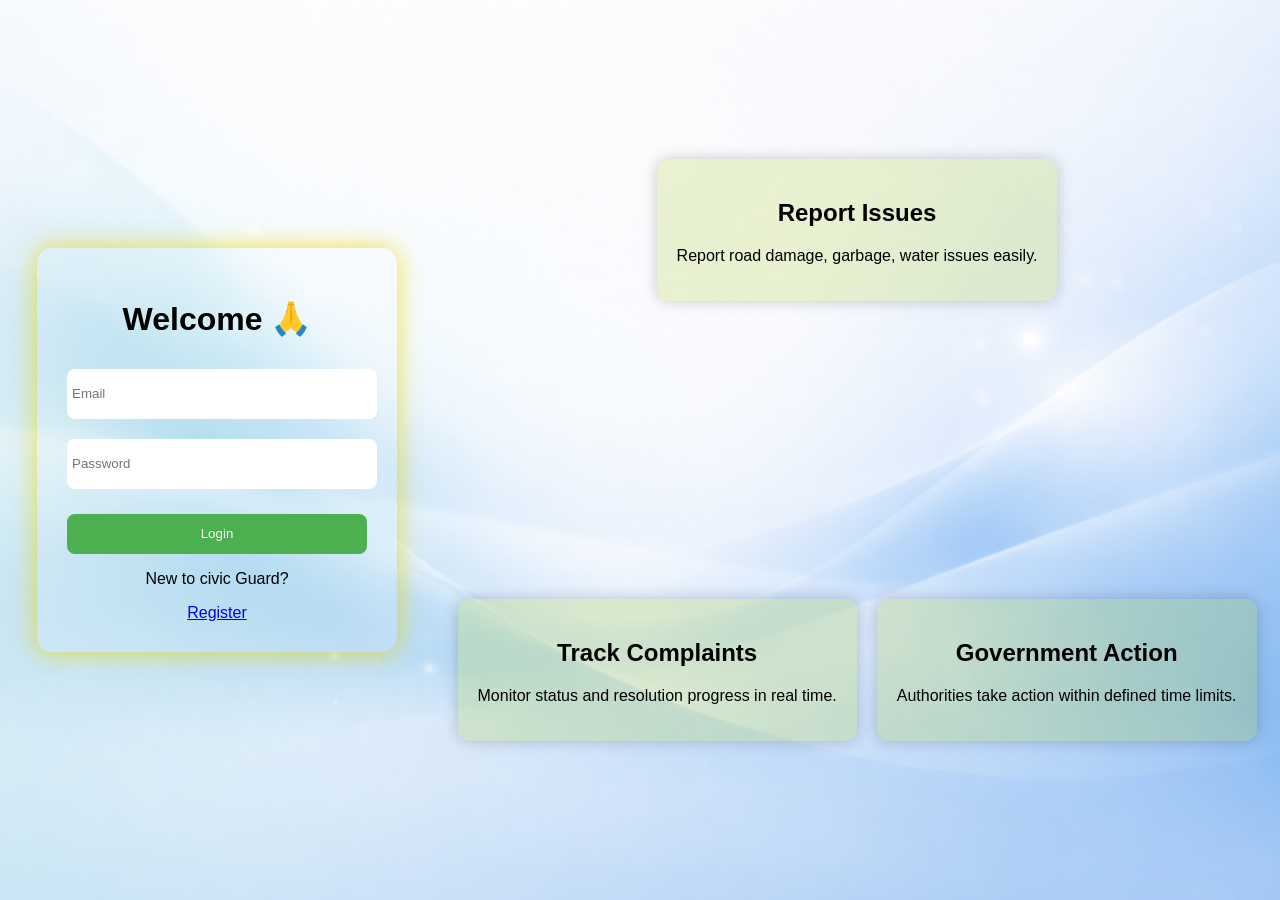
<file: src/main/resources/static/index.html>
<!DOCTYPE html>
<html lang="en">
<head>
    <meta charset="UTF-8">
    <meta name="viewport" content="width=device-width, initial-scale=1.0">
    <title>New web</title>
    <link rel="stylesheet" href="index.css">
</head>
<body>
    <div class="main">
        <div class="left">
            <div class="container">
                <h1>Welcome 🙏</h1>
                <form onsubmit="event.preventDefault(); login();">
                    <input type="email" id="email" placeholder="Email" required>
                    <input type="password" id="password" placeholder="Password" required>
                    <button type="submit">Login</button>
                </form>
                <p>New to civic Guard?</p>
                <a href="Register/Register.html">Register</a>
            </div>
        </div>
        <div class="right">
            <div class="card">
                <h2>Report Issues</h2>
                <p>Report road damage, garbage, water issues easily.</p>
            </div>

            <div class="card">
                <h2>Track Complaints</h2>
                <p>Monitor status and resolution progress in real time.</p>
            </div>
            <div class="card">
                <h2>Government Action</h2>
                <p>Authorities take action within defined time limits.</p>
            </div>
        </div>

    </div>
    <script src="config.js"></script>
    <script src="index.js"></script>

</body>
</html>
</file>
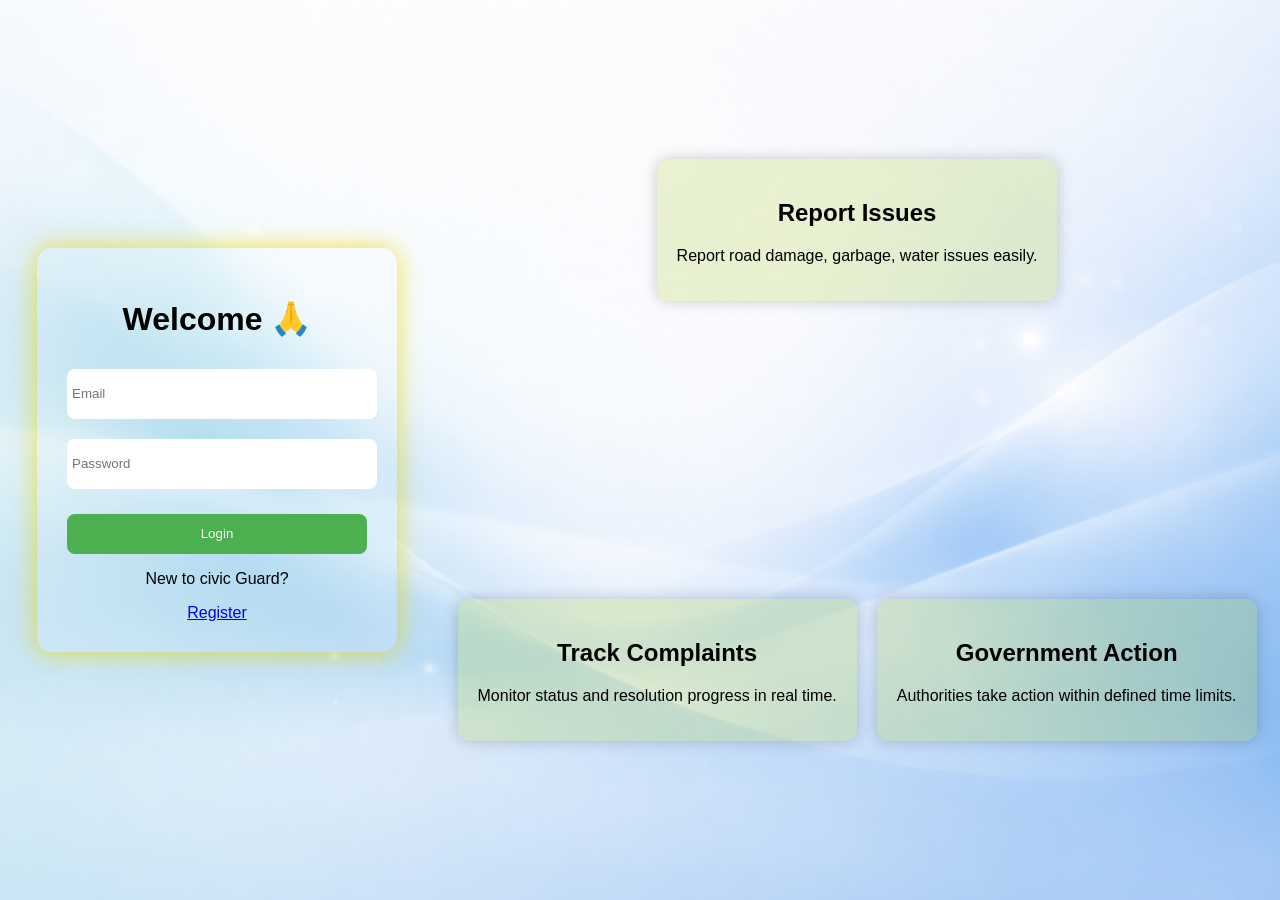
<file: src/main/resources/static/admin.html>
<!DOCTYPE html>
<html lang="en">
<head>
    <meta charset="UTF-8">
    <meta name="viewport" content="width=device-width, initial-scale=1.0">
    <title>Civic admin's Guard</title>
    <link rel="preconnect" href="https://fonts.googleapis.com">
    <link href="https://fonts.googleapis.com/css2?family=DM+Sans:wght@300;400;500;600&family=Syne:wght@700;800&display=swap" rel="stylesheet">
    <link rel="stylesheet" href="admin.css">
</head>
<body>
<div id="overlay" class="overlay"></div>
<aside id="d1">
    <div class="sidebar-brand">
        <div class="brand-icon">
            <svg width="22" height="22" viewBox="0 0 24 24" fill="none" stroke="currentColor" stroke-width="2.5">
                <path d="M12 22s8-4 8-10V5l-8-3-8 3v7c0 6 8 10 8 10z"/>
            </svg>
        </div>
        <span class="brand-name">Civic Guard</span>
    </div>

    <nav class="sidebar-nav">
        <button class="button active" onclick="goToProfile()">
            <span class="btn-icon">
                <svg width="18" height="18" viewBox="0 0 24 24" fill="none" stroke="currentColor" stroke-width="2"><circle cx="12" cy="8" r="4"/><path d="M20 21a8 8 0 1 0-16 0"/></svg>
            </span>
            Profile
        </button>
        <button class="button" onclick="goToComplaints()">
            ⚠ ALLComplaints
        </button>
        <button class="button" onclick="goToResolved()">
            ✅Resolved
        </button>
        <button class="button" onclick="goToPending()">
            🟡Pending
        </button>
        <button class="button" onclick="goToInProgress()">
            🔄InProgress
        </button>
        <button class="button" onclick="goTOMyReports()">
            <span class="btn-icon">
                <svg width="18" height="18" viewBox="0 0 24 24" fill="none" stroke="currentColor" stroke-width="2"><path d="M14 2H6a2 2 0 0 0-2 2v16a2 2 0 0 0 2 2h12a2 2 0 0 0 2-2V8z"/><polyline points="14 2 14 8 20 8"/><line x1="16" y1="13" x2="8" y2="13"/><line x1="16" y1="17" x2="8" y2="17"/></svg>
            </span>
            My Reports
        </button>
    </nav>

    <button class="button logout-btn" onclick="logout()">
        <span class="btn-icon">
            <svg width="18" height="18" viewBox="0 0 24 24" fill="none" stroke="currentColor" stroke-width="2"><path d="M9 21H5a2 2 0 0 1-2-2V5a2 2 0 0 1 2-2h4"/><polyline points="16 17 21 12 16 7"/><line x1="21" y1="12" x2="9" y2="12"/></svg>
        </span>
        Logout
    </button>
</aside>

<!-- Main Content -->
<div class="main">
    <header class="top-header">
        <button id="menuToggle" class="menu-btn">☰</button>

        <div class="welcome-block">
            <h1 id="d2">Good morning 👋, User!</h1>
        </div>

        <div class="header-actions">
            <div class="notification-bell">
                <svg width="20" height="20" viewBox="0 0 24 24" fill="none" stroke="currentColor" stroke-width="2">
                    <path d="M18 8A6 6 0 0 0 6 8c0 7-3 9-3 9h18s-3-2-3-9"/>
                    <path d="M13.73 21a2 2 0 0 1-3.46 0"/>
                </svg>
                <span class="notif-dot"></span>
            </div>
            <div class="avatar">
                <img id="profileImg" src="logo.png" alt="User">
            </div>
        </div>

    </header>
    <!-- Stats -->
    <div class="stats">
        <div class="stat" id="s1">
            <div class="stat-icon stat-icon-blue">📋</div>
            <div class="stat-info">
                <p class="stat-label">Total Reports</p>
                <h3 class="stat-num" id="p1">0</h3>
            </div>
        </div>
        <div class="stat" id="s2">
            <div class="stat-icon stat-icon-orange">⏳</div>
            <div class="stat-info">
                <p class="stat-label">Pending</p>
                <h3 class="stat-num">0</h3>
            </div>
        </div>
        <div class="stat" id="s3">
            <div class="stat-icon stat-icon-purple">🔄</div>
            <div class="stat-info">
                <p class="stat-label">In Progress</p>
                <h3 class="stat-num">0</h3>
            </div>
        </div>
        <div class="stat" id="s4">
            <div class="stat-icon stat-icon-green">✔️</div>
            <div class="stat-info">
                <p class="stat-label">Resolved</p>
                <h3 class="stat-num">0</h3>
            </div>
        </div>
    </div>

    <!-- Top bar -->
    <div class="top-bar">
        <div class="section-title">Recent Complaints</div>
        <div class="search-box">
            <span class="search-icon">
                <svg width="16" height="16" viewBox="0 0 24 24" fill="none" stroke="currentColor" stroke-width="2.5"><circle cx="11" cy="11" r="8"/><line x1="21" y1="21" x2="16.65" y2="16.65"/></svg>
            </span>
            <input type="text" placeholder="Search complaints...">
        </div>
    </div>

    <div class="complaints"></div>
    <template id="actionTemplate">
        <div class="action-buttons">
            <button class="pending-btn">Pending</button>
            <button class="progress-btn">In Progress</button>
            <button class="resolved-btn">Resolved</button>
        </div>
    </template>
    </template>
</div>

<!-- FAB -->
<button id="addBtn" title="New Complaint">
    <svg width="26" height="26" viewBox="0 0 24 24" fill="none" stroke="currentColor" stroke-width="2.5"><line x1="12" y1="5" x2="12" y2="19"/><line x1="5" y1="12" x2="19" y2="12"/></svg>
</button>

<!-- Form Modal -->
<div id="formModal" class="modal">
    <div class="modal-content">
        <div class="modal-header">
            <h2>New Complaint</h2>
            <button class="modal-close" onclick="closeForm()">
                <svg width="20" height="20" viewBox="0 0 24 24" fill="none" stroke="currentColor" stroke-width="2.5"><line x1="18" y1="6" x2="6" y2="18"/><line x1="6" y1="6" x2="18" y2="18"/></svg>
            </button>
        </div>

        <div class="form-group">
            <label>Description</label>
            <textarea id="desc" placeholder="Describe the issue in detail..."></textarea>
        </div>

        <div class="form-group">
            <label>Category</label>
            <input type="text" id="category" placeholder="e.g. Road, Sanitation, Lighting...">
        </div>

        <div class="form-group">
            <label>Location</label>
            <button type="button" class="loc-btn" onclick="getMyLocation()">
                <svg width="16" height="16" viewBox="0 0 24 24" fill="none" stroke="currentColor" stroke-width="2.5"><circle cx="12" cy="10" r="3"/><path d="M12 2a8 8 0 0 0-8 8c0 5.25 8 14 8 14s8-8.75 8-14a8 8 0 0 0-8-8z"/></svg>
                Use My Location
            </button>
            <p id="selectedLocation" class="location-display">No location selected</p>
        </div>

        <div class="form-group">
            <label>Photo Evidence</label>
            <div class="file-drop">
                <input type="file" id="image" accept="image/*">
                <div class="file-drop-label">
                    <svg width="28" height="28" viewBox="0 0 24 24" fill="none" stroke="currentColor" stroke-width="1.5"><rect x="3" y="3" width="18" height="18" rx="3"/><circle cx="8.5" cy="8.5" r="1.5"/><polyline points="21 15 16 10 5 21"/></svg>
                    <span>Click to upload image</span>
                </div>
            </div>
        </div>

        <div class="modal-actions">
            <button class="btn-cancel" onclick="closeForm()">Cancel</button>
            <button class="btn-submit" onclick="submitComplaint()">Submit Report</button>
        </div>
    </div>
</div>

<div id="imageModal" class="image-modal">
    <span class="img-close" onclick="closeImage()">✖</span>

    <img id="fullImage">
</div>
<script src="config.js"></script>
<script src="admin.js"></script>
</body>
</html>
</file>
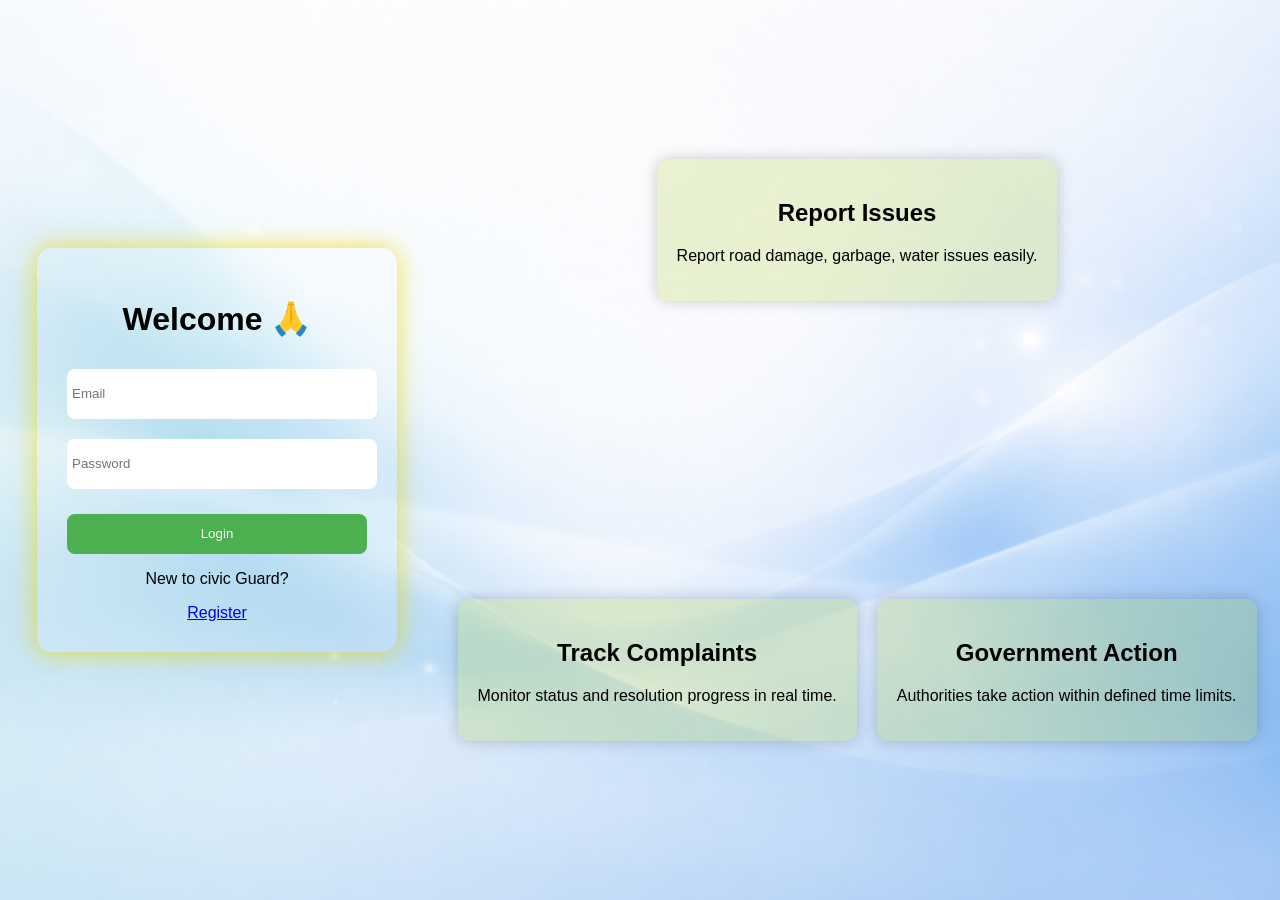
<file: src/main/resources/static/main.html>
<!DOCTYPE html>
<html lang="en">
<head>
    <meta charset="UTF-8">
    <meta name="viewport" content="width=device-width, initial-scale=1.0">
    <title>Civic users's    Guard</title>
    <link rel="stylesheet" href="main.css">
</head>
<body>
<div id="overlay" class="overlay"></div>
<aside id="d1">
    <div class="sidebar-brand">
        <div class="brand-icon">
            <svg width="22" height="22" viewBox="0 0 24 24" fill="none" stroke="currentColor" stroke-width="2.5">
                <path d="M12 22s8-4 8-10V5l-8-3-8 3v7c0 6 8 10 8 10z"/>
            </svg>    
        </div>
        <span class="brand-name">Civic Guard</span>
    </div>

    <nav class="sidebar-nav">
        <button class="button active" onclick="goToProfile()">
            <span class="btn-icon">
                <svg width="18" height="18" viewBox="0 0 24 24" fill="none" stroke="currentColor" stroke-width="2"><circle cx="12" cy="8" r="4"/><path d="M20 21a8 8 0 1 0-16 0"/></svg>
            </span>
            Profile
        </button>
        <button class="button" onclick="goToComplaints()">
            ⚠️Complaints
        </button>
        <button class="button" onclick="goTOMyReports()">
            <span class="btn-icon">
                <svg width="18" height="18" viewBox="0 0 24 24" fill="none" stroke="currentColor" stroke-width="2"><path d="M14 2H6a2 2 0 0 0-2 2v16a2 2 0 0 0 2 2h12a2 2 0 0 0 2-2V8z"/><polyline points="14 2 14 8 20 8"/><line x1="16" y1="13" x2="8" y2="13"/><line x1="16" y1="17" x2="8" y2="17"/></svg>
            </span>
            My Reports
        </button>
    </nav>

    <button class="button logout-btn" onclick="logout()">
        <span class="btn-icon">
            <svg width="18" height="18" viewBox="0 0 24 24" fill="none" stroke="currentColor" stroke-width="2"><path d="M9 21H5a2 2 0 0 1-2-2V5a2 2 0 0 1 2-2h4"/><polyline points="16 17 21 12 16 7"/><line x1="21" y1="12" x2="9" y2="12"/></svg>
        </span>
        Logout
    </button>
</aside>

<!-- Main Content -->
<div class="main">
    <header class="top-header">
        <button id="menuToggle" class="menu-btn">☰</button>

        <div class="welcome-block">
            <h1 id="d2">Good morning 👋, User!</h1>
        </div>

        <div class="header-actions">
            <div class="notification-bell">
                <svg width="20" height="20" viewBox="0 0 24 24" fill="none" stroke="currentColor" stroke-width="2">
                    <path d="M18 8A6 6 0 0 0 6 8c0 7-3 9-3 9h18s-3-2-3-9"/>
                    <path d="M13.73 21a2 2 0 0 1-3.46 0"/>
                </svg>
                <span class="notif-dot"></span>
            </div>
            <div class="avatar">
                <img id="profileImg" src="logo.png" alt="User">
            </div>
        </div>

    </header>
    <!-- Stats -->
    <div class="stats">
        <div class="stat" id="s1">
            <div class="stat-icon stat-icon-blue">📋</div>
            <div class="stat-info">
                <p class="stat-label">Total Reports</p>
                <h3 class="stat-num" id="p1">0</h3>
            </div>
        </div>
        <div class="stat" id="s2">
            <div class="stat-icon stat-icon-orange">⏳</div>
            <div class="stat-info">
                <p class="stat-label">Pending</p>
                <h3 class="stat-num">0</h3>
            </div>
        </div>
        <div class="stat" id="s3">
            <div class="stat-icon stat-icon-purple">🔄</div>
            <div class="stat-info">
                <p class="stat-label">In Progress</p>
                <h3 class="stat-num">0</h3>
            </div>
        </div>
        <div class="stat" id="s4">
            <div class="stat-icon stat-icon-green">✔️</div>
            <div class="stat-info">
                <p class="stat-label">Resolved</p>
                <h3 class="stat-num">0</h3>
            </div>
        </div>
    </div>

    <!-- Top bar -->
    <div class="top-bar">
        <div class="section-title">Your Recent Complaints</div>
        <div class="search-box">
            <span class="search-icon">
                <svg width="16" height="16" viewBox="0 0 24 24" fill="none" stroke="currentColor" stroke-width="2.5"><circle cx="11" cy="11" r="8"/><line x1="21" y1="21" x2="16.65" y2="16.65"/></svg>
            </span>
            <input type="text" placeholder="Search complaints...">
        </div>
    </div>

    <div class="complaints"></div>
</div>

<!-- FAB -->
<button id="addBtn" title="New Complaint">
    <svg width="26" height="26" viewBox="0 0 24 24" fill="none" stroke="currentColor" stroke-width="2.5"><line x1="12" y1="5" x2="12" y2="19"/><line x1="5" y1="12" x2="19" y2="12"/></svg>
</button>

<!-- Form Modal -->
<div id="formModal" class="modal">
    <div class="modal-content">
        <div class="modal-header">
            <h2>New Complaint</h2>
            <button class="modal-close" onclick="closeForm()">
                <svg width="20" height="20" viewBox="0 0 24 24" fill="none" stroke="currentColor" stroke-width="2.5"><line x1="18" y1="6" x2="6" y2="18"/><line x1="6" y1="6" x2="18" y2="18"/></svg>
            </button>
        </div>

        <div class="form-group">
            <label>Description</label>
            <textarea id="desc" placeholder="Describe the issue in detail..."></textarea>
        </div>

        <div class="form-group">
            <label>Category</label>
            <input type="text" id="category" placeholder="e.g. Road, Sanitation, Lighting...">
        </div>

        <div class="form-group">
            <label>Location</label>
            <button type="button" class="loc-btn" onclick="getMyLocation()">
                <svg width="16" height="16" viewBox="0 0 24 24" fill="none" stroke="currentColor" stroke-width="2.5"><circle cx="12" cy="10" r="3"/><path d="M12 2a8 8 0 0 0-8 8c0 5.25 8 14 8 14s8-8.75 8-14a8 8 0 0 0-8-8z"/></svg>
                Use My Location
            </button>
            <p id="selectedLocation" class="location-display">No location selected</p>
        </div>

        <div class="form-group">
            <label>Photo Evidence</label>
            <div class="file-drop">
                <input type="file" id="image" accept="image/*">
                <div class="file-drop-label">
                    <svg width="28" height="28" viewBox="0 0 24 24" fill="none" stroke="currentColor" stroke-width="1.5"><rect x="3" y="3" width="18" height="18" rx="3"/><circle cx="8.5" cy="8.5" r="1.5"/><polyline points="21 15 16 10 5 21"/></svg>
                    <span>Click to upload image</span>
                </div>
            </div>
        </div>

        <div class="modal-actions">
            <button class="btn-cancel" onclick="closeForm()">Cancel</button>
            <button class="btn-submit" onclick="submitComplaint()">Submit Report</button>
        </div>
    </div>
</div>

<div id="imageModal" class="image-modal">
    <span class="img-close" onclick="closeImage()">✖</span>

    <img id="fullImage">
</div>

<script src="config.js"></script>
<script src="main.js"></script>
</body>
</html>
</file>
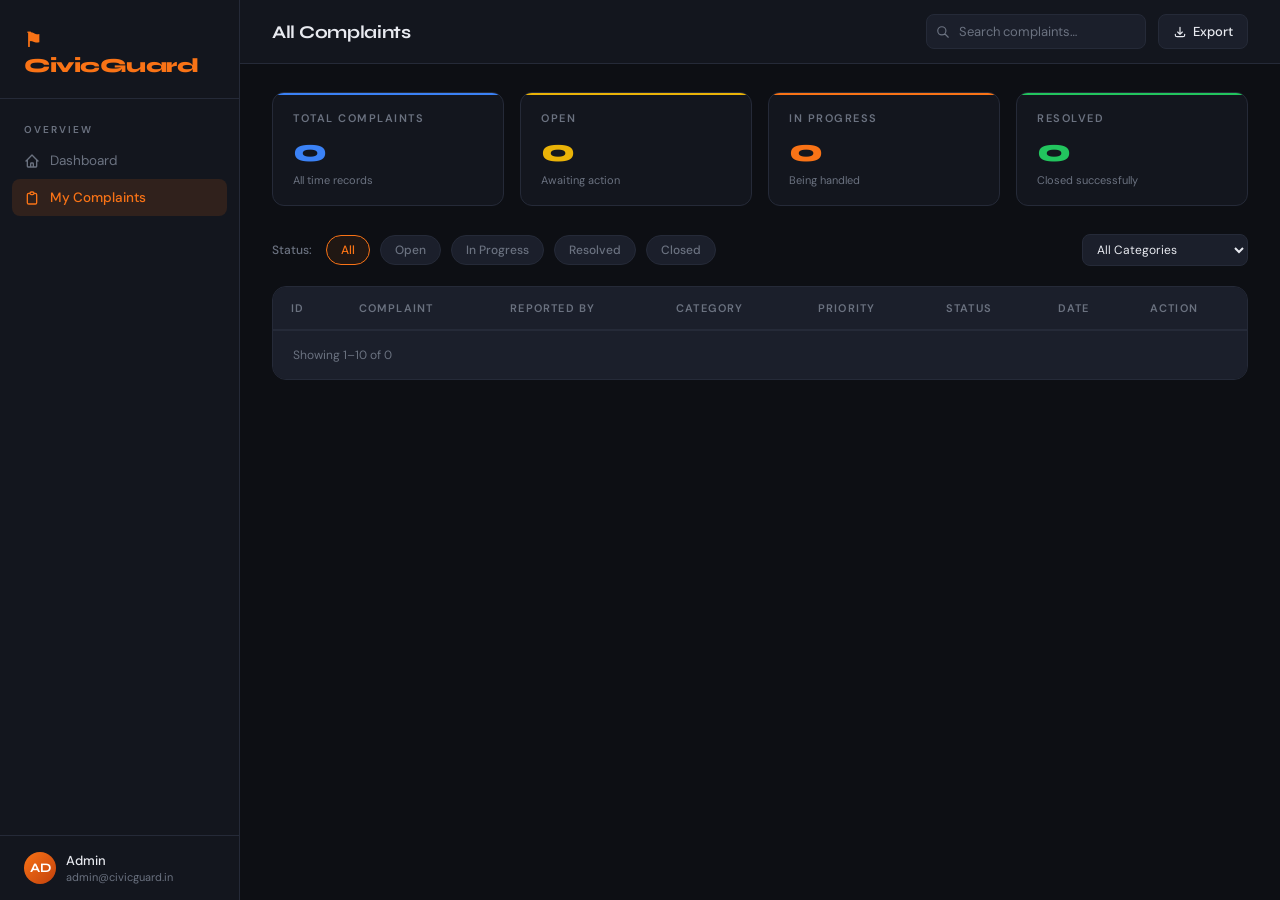
<file: src/main/resources/static/Complaints/Complaints.html>
<!DOCTYPE html>
<html lang="en">
<head>
  <meta charset="UTF-8" />
  <meta name="viewport" content="width=device-width, initial-scale=1.0"/>
  <title>All Complaints – Civic Guard</title>
  <link rel="stylesheet" href="Complaint.css">
  <link href="https://fonts.googleapis.com/css2?family=Syne:wght@400;600;700;800&family=DM+Sans:ital,wght@0,300;0,400;0,500;1,300&display=swap" rel="stylesheet"/>
</head>
<body>
<aside class="sidebar">
  <div class="logo">
    <div class="logo-mark">⚑ CivicGuard</div>
  </div>

  <nav class="nav">
    <div class="nav-label">Overview</div>
    <a href="#" class="nav-item" onclick="goToDashboard()">
      <svg fill="none" viewBox="0 0 24 24" stroke="currentColor"><path stroke-linecap="round" stroke-linejoin="round" stroke-width="2" d="M3 12l2-2m0 0l7-7 7 7M5 10v10a1 1 0 001 1h3m10-11l2 2m-2-2v10a1 1 0 01-1 1h-3m-6 0a1 1 0 001-1v-4a1 1 0 011-1h2a1 1 0 011 1v4a1 1 0 001 1m-6 0h6"/></svg>
      Dashboard
    </a>
    <a href="Complaints.html" class="nav-item active">
      <svg fill="none" viewBox="0 0 24 24" stroke="currentColor"><path stroke-linecap="round" stroke-linejoin="round" stroke-width="2" d="M9 5H7a2 2 0 00-2 2v12a2 2 0 002 2h10a2 2 0 002-2V7a2 2 0 00-2-2h-2M9 5a2 2 0 002 2h2a2 2 0 002-2M9 5a2 2 0 012-2h2a2 2 0 012 2"/></svg>
      My Complaints
    </a>
  </nav>

  <div class="sidebar-footer">
    <div class="avatar-row">
      <div class="avatar">AD</div>
      <div>
        <div class="avatar-name">Admin</div>
        <div style="font-size:11px; margin-top:1px;">admin@civicguard.in</div>
      </div>
    </div>
  </div>
</aside>

<!-- MAIN -->
<div class="main">
  <div class="topbar">
    <div class="topbar-title">All Complaints</div>
    <div class="topbar-actions">
      <div class="search-wrap">
        <svg fill="none" viewBox="0 0 24 24" stroke="currentColor"><path stroke-linecap="round" stroke-linejoin="round" stroke-width="2" d="M21 21l-6-6m2-5a7 7 0 11-14 0 7 7 0 0114 0z"/></svg>
        <input class="search-input" type="text" id="searchInput" placeholder="Search complaints…" oninput="filterTable()"/>
      </div>
      <button class="btn btn-ghost" onclick="exportCSV()">
        <svg fill="none" viewBox="0 0 24 24" stroke="currentColor"><path stroke-linecap="round" stroke-linejoin="round" stroke-width="2" d="M4 16v1a3 3 0 003 3h10a3 3 0 003-3v-1m-4-4l-4 4m0 0l-4-4m4 4V4"/></svg>
        Export
      </button>
    </div>
  </div>

  <div class="content">
    <!-- Stats -->
    <div class="stats-row">
      <div class="stat-card total">
        <div class="stat-label">Total Complaints</div>
        <div class="stat-value" id="statTotal">0</div>
        <div class="stat-delta">All time records</div>
      </div>
      <div class="stat-card open">
        <div class="stat-label">Open</div>
        <div class="stat-value" id="statOpen">0</div>
        <div class="stat-delta">Awaiting action</div>
      </div>
      <div class="stat-card progress">
        <div class="stat-label">In Progress</div>
        <div class="stat-value" id="statProgress">0</div>
        <div class="stat-delta">Being handled</div>
      </div>
      <div class="stat-card resolved">
        <div class="stat-label">Resolved</div>
        <div class="stat-value" id="statResolved">0</div>
        <div class="stat-delta">Closed successfully</div>
      </div>
    </div>

    <!-- Filters -->
    <div class="filter-bar">
      <span class="filter-label">Status:</span>
      <span class="filter-chip active" data-filter="all" onclick="setFilter(this,'all')">All</span>
      <span class="filter-chip" data-filter="open" onclick="setFilter(this,'open')">Open</span>
      <span class="filter-chip" data-filter="in-progress" onclick="setFilter(this,'in-progress')">In Progress</span>
      <span class="filter-chip" data-filter="resolved" onclick="setFilter(this,'resolved')">Resolved</span>
      <span class="filter-chip" data-filter="closed" onclick="setFilter(this,'closed')">Closed</span>
      <select class="filter-select" id="categoryFilter" onchange="filterTable()">
        <option value="">All Categories</option>
        <option>Road & Infrastructure</option>
        <option>Water Supply</option>
        <option>Electricity</option>
        <option>Sanitation</option>
        <option>Public Safety</option>
        <option>Noise Pollution</option>
      </select>
    </div>

    <!-- Table -->
    <div class="table-wrap">
      <table id="complaintsTable">
        <thead>
          <tr>
            <th>ID</th>
            <th>Complaint</th>
            <th>Reported By</th>
            <th>Category</th>
            <th>Priority</th>
            <th>Status</th>
            <th>Date</th>
            <th>Action</th>
          </tr>
        </thead>
        <tbody id="tableBody"></tbody>
      </table>
      <div class="empty-state" id="emptyState">
        <svg fill="none" viewBox="0 0 24 24" stroke="currentColor"><path stroke-linecap="round" stroke-linejoin="round" stroke-width="1.5" d="M9 5H7a2 2 0 00-2 2v12a2 2 0 002 2h10a2 2 0 002-2V7a2 2 0 00-2-2h-2M9 5a2 2 0 002 2h2a2 2 0 002-2M9 5a2 2 0 012-2h2a2 2 0 012 2"/></svg>
        <p>No complaints found</p>
      </div>
      <div class="pagination">
        <span class="page-info" id="pageInfo">Showing 1–10 of 0</span>
        <div class="page-btns" id="pageBtns"></div>
      </div>
    </div>
  </div>
</div>
<script src="../config.js"></script>
<script src="Complaint.js"></script>
</body>
</html>
</file>
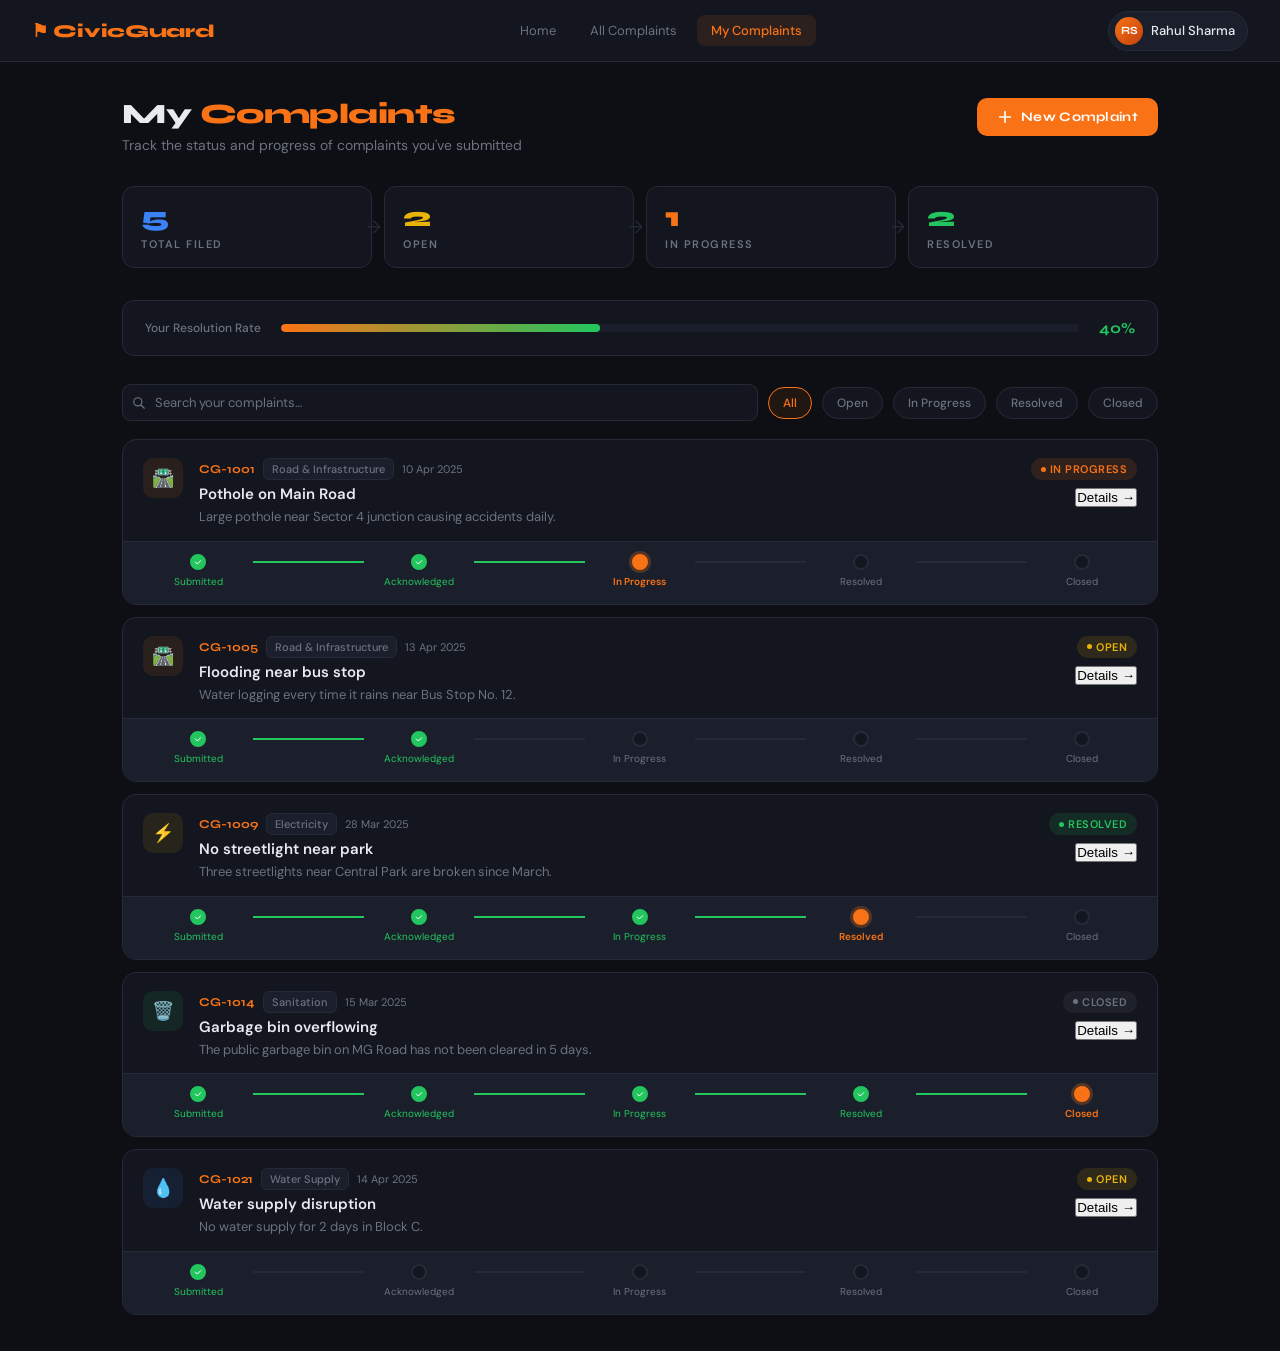
<file: src/main/resources/static/Complaints/my-complaints.html>
<!DOCTYPE html>
<html lang="en">
<head>
  <meta charset="UTF-8"/>
  <meta name="viewport" content="width=device-width, initial-scale=1.0"/>
  <title>My Complaints – Civic Guard</title>
  <link href="https://fonts.googleapis.com/css2?family=Syne:wght@400;600;700;800&family=DM+Sans:ital,wght@0,300;0,400;0,500;1,300&display=swap" rel="stylesheet"/>
  <style>
    :root {
      --bg: #0d0f14;
      --surface: #13161e;
      --surface2: #1b1f2b;
      --border: #252a38;
      --accent: #f97316;
      --text: #e8eaf0;
      --muted: #6b7280;
      --danger: #ef4444;
      --warning: #eab308;
      --success: #22c55e;
      --info: #3b82f6;
    }
    * { box-sizing: border-box; margin: 0; padding: 0; }

    body {
      background: var(--bg);
      color: var(--text);
      font-family: 'DM Sans', sans-serif;
      font-size: 14px;
      min-height: 100vh;
    }

    /* TOP NAV */
    .topnav {
      height: 62px;
      background: var(--surface);
      border-bottom: 1px solid var(--border);
      display: flex;
      align-items: center;
      justify-content: space-between;
      padding: 0 32px;
      position: sticky; top: 0; z-index: 100;
    }
    .logo-mark {
      font-family: 'Syne', sans-serif;
      font-weight: 800;
      font-size: 18px;
      color: var(--accent);
      letter-spacing: -0.3px;
    }
    .nav-links {
      display: flex; align-items: center; gap: 6px;
    }
    .nav-link {
      padding: 7px 14px;
      border-radius: 8px;
      font-size: 13px;
      color: var(--muted);
      text-decoration: none;
      transition: all 0.15s;
      font-weight: 400;
    }
    .nav-link:hover { background: var(--surface2); color: var(--text); }
    .nav-link.active {
      background: rgba(249,115,22,0.1);
      color: var(--accent);
      font-weight: 500;
    }
    .user-pill {
      display: flex;
      align-items: center;
      gap: 8px;
      background: var(--surface2);
      border: 1px solid var(--border);
      border-radius: 20px;
      padding: 5px 12px 5px 6px;
    }
    .user-avatar {
      width: 28px; height: 28px;
      border-radius: 50%;
      background: linear-gradient(135deg, #f97316, #c2410c);
      display: flex; align-items: center; justify-content: center;
      font-family: 'Syne', sans-serif;
      font-size: 11px; font-weight: 700;
      color: #fff;
      flex-shrink: 0;
    }
    .user-name-nav { font-size: 13px; font-weight: 500; }

    /* PAGE LAYOUT */
    .page {
      max-width: 1100px;
      margin: 0 auto;
      padding: 36px 32px;
    }

    /* Page header */
    .page-header {
      margin-bottom: 32px;
      display: flex;
      align-items: flex-start;
      justify-content: space-between;
      gap: 20px;
      flex-wrap: wrap;
    }
    .page-header-left h1 {
      font-family: 'Syne', sans-serif;
      font-size: 28px;
      font-weight: 800;
      letter-spacing: -0.5px;
      line-height: 1.15;
    }
    .page-header-left h1 span { color: var(--accent); }
    .page-header-left p {
      color: var(--muted);
      margin-top: 6px;
      font-size: 14px;
    }
    .btn-new {
      display: flex; align-items: center; gap: 8px;
      background: var(--accent);
      color: #fff;
      border: none;
      border-radius: 10px;
      padding: 11px 20px;
      font-family: 'Syne', sans-serif;
      font-size: 13px;
      font-weight: 700;
      letter-spacing: 0.3px;
      cursor: pointer;
      transition: all 0.15s;
      text-decoration: none;
      white-space: nowrap;
    }
    .btn-new:hover { background: #ea6a0e; transform: translateY(-1px); }
    .btn-new svg { width: 16px; height: 16px; }

    /* Journey strip */
    .journey {
      display: grid;
      grid-template-columns: repeat(4, 1fr);
      gap: 12px;
      margin-bottom: 32px;
    }
    .journey-step {
      background: var(--surface);
      border: 1px solid var(--border);
      border-radius: 12px;
      padding: 16px 18px;
      position: relative;
    }
    .journey-step::after {
      content: '→';
      position: absolute;
      right: -10px; top: 50%;
      transform: translateY(-50%);
      color: var(--border);
      font-size: 18px;
      z-index: 1;
    }
    .journey-step:last-child::after { display: none; }
    .j-num {
      font-family: 'Syne', sans-serif;
      font-size: 28px;
      font-weight: 800;
      line-height: 1;
    }
    .j-label {
      font-size: 11px;
      font-weight: 600;
      text-transform: uppercase;
      letter-spacing: 1.5px;
      color: var(--muted);
      margin-top: 6px;
    }
    .j-total .j-num { color: var(--info); }
    .j-open .j-num  { color: var(--warning); }
    .j-prog .j-num  { color: var(--accent); }
    .j-done .j-num  { color: var(--success); }

    /* Progress bar area */
    .resolution-bar {
      background: var(--surface);
      border: 1px solid var(--border);
      border-radius: 12px;
      padding: 18px 22px;
      margin-bottom: 28px;
      display: flex;
      align-items: center;
      gap: 20px;
    }
    .bar-label { font-size: 12px; color: var(--muted); font-weight: 500; white-space: nowrap; }
    .bar-track {
      flex: 1;
      height: 8px;
      background: var(--surface2);
      border-radius: 4px;
      overflow: hidden;
    }
    .bar-fill {
      height: 100%;
      background: linear-gradient(90deg, var(--accent), var(--success));
      border-radius: 4px;
      transition: width 1s ease;
    }
    .bar-pct {
      font-family: 'Syne', sans-serif;
      font-weight: 700;
      font-size: 15px;
      color: var(--success);
      white-space: nowrap;
    }

    /* Controls */
    .controls {
      display: flex;
      align-items: center;
      gap: 10px;
      margin-bottom: 18px;
      flex-wrap: wrap;
    }
    .search-wrap {
      position: relative;
      flex: 1;
      min-width: 200px;
    }
    .search-wrap svg {
      position: absolute; left: 10px; top: 50%; transform: translateY(-50%);
      width: 14px; height: 14px; color: var(--muted);
    }
    .search-input {
      width: 100%;
      background: var(--surface);
      border: 1px solid var(--border);
      border-radius: 9px;
      color: var(--text);
      padding: 9px 12px 9px 32px;
      font-size: 13px;
      font-family: 'DM Sans', sans-serif;
      outline: none;
      transition: border-color 0.2s;
    }
    .search-input:focus { border-color: var(--accent); }
    .search-input::placeholder { color: var(--muted); }

    .filter-chip {
      padding: 7px 14px;
      border-radius: 20px;
      font-size: 12px;
      font-weight: 500;
      cursor: pointer;
      border: 1px solid var(--border);
      background: var(--surface);
      color: var(--muted);
      transition: all 0.15s;
      white-space: nowrap;
    }
    .filter-chip:hover, .filter-chip.active {
      border-color: var(--accent);
      color: var(--accent);
      background: rgba(249,115,22,0.08);
    }

    /* Complaint cards */
    .cards-grid {
      display: flex;
      flex-direction: column;
      gap: 12px;
    }

    .complaint-card {
      background: var(--surface);
      border: 1px solid var(--border);
      border-radius: 14px;
      overflow: hidden;
      transition: border-color 0.2s, transform 0.15s;
      animation: cardIn 0.3s ease both;
      cursor: pointer;
    }
    @keyframes cardIn {
      from { opacity: 0; transform: translateY(8px); }
      to   { opacity: 1; transform: translateY(0); }
    }
    .complaint-card:hover {
      border-color: var(--accent);
      transform: translateY(-1px);
    }
    .card-top {
      display: flex;
      align-items: flex-start;
      gap: 16px;
      padding: 18px 20px 14px;
    }
    .card-icon {
      width: 40px; height: 40px;
      border-radius: 10px;
      display: flex; align-items: center; justify-content: center;
      font-size: 18px;
      flex-shrink: 0;
    }
    .card-meta { flex: 1; }
    .card-id-row {
      display: flex;
      align-items: center;
      gap: 8px;
      margin-bottom: 4px;
    }
    .card-id {
      font-family: 'Syne', sans-serif;
      font-weight: 700;
      font-size: 12px;
      color: var(--accent);
    }
    .card-date { font-size: 11px; color: var(--muted); }
    .card-title {
      font-weight: 600;
      font-size: 15px;
      color: var(--text);
      margin-bottom: 3px;
    }
    .card-desc { font-size: 13px; color: var(--muted); line-height: 1.5; }
    .card-right {
      display: flex;
      flex-direction: column;
      align-items: flex-end;
      gap: 8px;
      flex-shrink: 0;
    }

    .badge {
      display: inline-flex; align-items: center; gap: 4px;
      padding: 4px 10px;
      border-radius: 12px;
      font-size: 11px;
      font-weight: 600;
      text-transform: uppercase;
      letter-spacing: 0.5px;
      white-space: nowrap;
    }
    .badge::before {
      content: ''; width: 5px; height: 5px;
      border-radius: 50%;
    }
    .badge-open    { background: rgba(234,179,8,0.12); color: var(--warning); }
    .badge-open::before { background: var(--warning); }
    .badge-progress { background: rgba(249,115,22,0.12); color: var(--accent); }
    .badge-progress::before { background: var(--accent); }
    .badge-resolved { background: rgba(34,197,94,0.12); color: var(--success); }
    .badge-resolved::before { background: var(--success); }
    .badge-closed  { background: rgba(107,114,128,0.12); color: var(--muted); }
    .badge-closed::before { background: var(--muted); }

    /* Timeline strip inside card */
    .card-timeline {
      padding: 12px 20px 16px;
      border-top: 1px solid var(--border);
      background: var(--surface2);
      display: flex;
      align-items: center;
      gap: 0;
    }
    .tl-step {
      display: flex;
      flex-direction: column;
      align-items: center;
      flex: 1;
      position: relative;
    }
    .tl-step:not(:last-child)::after {
      content: '';
      position: absolute;
      top: 8px; left: 50%; right: -50%;
      height: 2px;
      z-index: 0;
    }
    .tl-dot {
      width: 16px; height: 16px;
      border-radius: 50%;
      border: 2px solid var(--border);
      background: var(--surface);
      z-index: 1;
      position: relative;
      transition: all 0.2s;
      display: flex; align-items: center; justify-content: center;
    }
    .tl-dot.done {
      background: var(--success);
      border-color: var(--success);
    }
    .tl-dot.done svg { width: 8px; height: 8px; }
    .tl-dot.current {
      background: var(--accent);
      border-color: var(--accent);
      box-shadow: 0 0 0 3px rgba(249,115,22,0.25);
    }
    .tl-label {
      font-size: 10px;
      color: var(--muted);
      margin-top: 5px;
      text-align: center;
      white-space: nowrap;
    }
    .tl-step.done .tl-label { color: var(--success); }
    .tl-step.current .tl-label { color: var(--accent); font-weight: 600; }
    .tl-connector {
      flex: 1;
      height: 2px;
      background: var(--border);
      margin-bottom: 18px;
    }
    .tl-connector.done { background: var(--success); }

    .cat-badge {
      display: inline-block;
      padding: 3px 8px;
      border-radius: 6px;
      font-size: 11px;
      font-weight: 500;
      background: var(--surface2);
      color: var(--muted);
      border: 1px solid var(--border);
    }

    /* Empty state */
    .empty-state {
      text-align: center;
      padding: 80px 20px;
      display: none;
    }
    .empty-icon {
      width: 64px; height: 64px;
      margin: 0 auto 16px;
      background: var(--surface2);
      border: 1px solid var(--border);
      border-radius: 50%;
      display: flex; align-items: center; justify-content: center;
    }
    .empty-icon svg { width: 28px; height: 28px; color: var(--muted); }
    .empty-state h3 {
      font-family: 'Syne', sans-serif;
      font-weight: 700;
      font-size: 18px;
      margin-bottom: 8px;
    }
    .empty-state p { color: var(--muted); font-size: 14px; margin-bottom: 20px; }

    ::-webkit-scrollbar { width: 6px; }
    ::-webkit-scrollbar-track { background: transparent; }
    ::-webkit-scrollbar-thumb { background: var(--border); border-radius: 3px; }
  </style>
</head>
<body>

<!-- TOP NAV -->
<header class="topnav">
  <div class="logo-mark">⚑ CivicGuard</div>
  <nav class="nav-links">
    <a href="main.html" class="nav-link">Home</a>
    <a href="Complaints.html" class="nav-link">All Complaints</a>
    <a href="my-complaints.html" class="nav-link active">My Complaints</a>
  </nav>
  <div class="user-pill">
    <div class="user-avatar" id="navAvatar">RS</div>
    <span class="user-name-nav" id="navUsername">Rahul Sharma</span>
  </div>
</header>

<div class="page">
  <!-- Page header -->
  <div class="page-header">
    <div class="page-header-left">
      <h1>My <span>Complaints</span></h1>
      <p>Track the status and progress of complaints you've submitted</p>
    </div>
    <a href="new-complaint.html" class="btn-new">
      <svg fill="none" viewBox="0 0 24 24" stroke="currentColor"><path stroke-linecap="round" stroke-linejoin="round" stroke-width="2.5" d="M12 4v16m8-8H4"/></svg>
      New Complaint
    </a>
  </div>

  <!-- Journey stats -->
  <div class="journey">
    <div class="journey-step j-total">
      <div class="j-num" id="jTotal">0</div>
      <div class="j-label">Total Filed</div>
    </div>
    <div class="journey-step j-open">
      <div class="j-num" id="jOpen">0</div>
      <div class="j-label">Open</div>
    </div>
    <div class="journey-step j-prog">
      <div class="j-num" id="jProg">0</div>
      <div class="j-label">In Progress</div>
    </div>
    <div class="journey-step j-done">
      <div class="j-num" id="jDone">0</div>
      <div class="j-label">Resolved</div>
    </div>
  </div>

  <!-- Resolution rate bar -->
  <div class="resolution-bar">
    <span class="bar-label">Your Resolution Rate</span>
    <div class="bar-track">
      <div class="bar-fill" id="resBar" style="width:0%"></div>
    </div>
    <span class="bar-pct" id="resPct">0%</span>
  </div>

  <!-- Controls -->
  <div class="controls">
    <div class="search-wrap">
      <svg fill="none" viewBox="0 0 24 24" stroke="currentColor"><path stroke-linecap="round" stroke-linejoin="round" stroke-width="2" d="M21 21l-6-6m2-5a7 7 0 11-14 0 7 7 0 0114 0z"/></svg>
      <input class="search-input" type="text" id="searchInput" placeholder="Search your complaints…" oninput="renderCards()"/>
    </div>
    <span class="filter-chip active" data-filter="all" onclick="setFilter(this,'all')">All</span>
    <span class="filter-chip" data-filter="open" onclick="setFilter(this,'open')">Open</span>
    <span class="filter-chip" data-filter="in-progress" onclick="setFilter(this,'in-progress')">In Progress</span>
    <span class="filter-chip" data-filter="resolved" onclick="setFilter(this,'resolved')">Resolved</span>
    <span class="filter-chip" data-filter="closed" onclick="setFilter(this,'closed')">Closed</span>
  </div>

  <!-- Cards -->
  <div class="cards-grid" id="cardsGrid"></div>
  <div class="empty-state" id="emptyState">
    <div class="empty-icon">
      <svg fill="none" viewBox="0 0 24 24" stroke="currentColor"><path stroke-linecap="round" stroke-linejoin="round" stroke-width="1.5" d="M9 5H7a2 2 0 00-2 2v12a2 2 0 002 2h10a2 2 0 002-2V7a2 2 0 00-2-2h-2M9 5a2 2 0 002 2h2a2 2 0 002-2M9 5a2 2 0 012-2h2a2 2 0 012 2"/></svg>
    </div>
    <h3>No complaints found</h3>
    <p>Try a different filter or submit a new complaint.</p>
    <a href="new-complaint.html" class="btn-new" style="display:inline-flex; margin:0 auto;">
      <svg fill="none" viewBox="0 0 24 24" stroke="currentColor"><path stroke-linecap="round" stroke-linejoin="round" stroke-width="2.5" d="M12 4v16m8-8H4"/></svg>
      New Complaint
    </a>
  </div>
</div>

<script>
  // ── Simulated: get logged-in user from session storage or default ──
  // In your Spring Boot app, replace this with Thymeleaf: th:text="${user.name}"
  const CURRENT_USER = sessionStorage.getItem('civicUser') || 'Rahul Sharma';
  const CURRENT_INITIALS = CURRENT_USER.split(' ').map(w => w[0]).join('').toUpperCase().slice(0,2);

  document.getElementById('navAvatar').textContent = CURRENT_INITIALS;
  document.getElementById('navUsername').textContent = CURRENT_USER;

  // Category icons
  const CAT_ICONS = {
    'Road & Infrastructure': '🛣️',
    'Water Supply': '💧',
    'Electricity': '⚡',
    'Sanitation': '🗑️',
    'Public Safety': '🛡️',
    'Noise Pollution': '🔊',
  };

  // ── All complaints data (filter by user) ──
  // In your Spring Boot backend, fetch from: GET /api/complaints?userId={userId}
  const ALL_COMPLAINTS = [
    { id:'CG-1001', title:'Pothole on Main Road', desc:'Large pothole near Sector 4 junction causing accidents daily.', user:'Rahul Sharma', category:'Road & Infrastructure', priority:'high', status:'in-progress', date:'2025-04-10', statusHistory:['submitted','acknowledged','in-progress'] },
    { id:'CG-1005', title:'Flooding near bus stop', desc:'Water logging every time it rains near Bus Stop No. 12.', user:'Rahul Sharma', category:'Road & Infrastructure', priority:'med', status:'open', date:'2025-04-13', statusHistory:['submitted','acknowledged'] },
    { id:'CG-1009', title:'No streetlight near park', desc:'Three streetlights near Central Park are broken since March.', user:'Rahul Sharma', category:'Electricity', priority:'high', status:'resolved', date:'2025-03-28', statusHistory:['submitted','acknowledged','in-progress','resolved'] },
    { id:'CG-1014', title:'Garbage bin overflowing', desc:'The public garbage bin on MG Road has not been cleared in 5 days.', user:'Rahul Sharma', category:'Sanitation', priority:'low', status:'closed', date:'2025-03-15', statusHistory:['submitted','acknowledged','in-progress','resolved','closed'] },
    { id:'CG-1021', title:'Water supply disruption', desc:'No water supply for 2 days in Block C.', user:'Rahul Sharma', category:'Water Supply', priority:'high', status:'open', date:'2025-04-14', statusHistory:['submitted'] },
    // Another user's complaint — will NOT show
    { id:'CG-1003', title:'Streetlight not working', desc:'3 lights out', user:'Priya Singh', category:'Electricity', priority:'med', status:'resolved', date:'2025-04-08', statusHistory:['submitted','resolved'] },
  ];

  // Filter to current user's complaints only
  const MY_COMPLAINTS = ALL_COMPLAINTS.filter(c => c.user === CURRENT_USER);

  const TL_STEPS = ['submitted', 'acknowledged', 'in-progress', 'resolved', 'closed'];
  const TL_LABELS = ['Submitted', 'Acknowledged', 'In Progress', 'Resolved', 'Closed'];

  let currentFilter = 'all';

  function renderStats() {
    const total = MY_COMPLAINTS.length;
    const open = MY_COMPLAINTS.filter(c => c.status === 'open').length;
    const prog = MY_COMPLAINTS.filter(c => c.status === 'in-progress').length;
    const done = MY_COMPLAINTS.filter(c => c.status === 'resolved' || c.status === 'closed').length;
    const pct = total ? Math.round((done / total) * 100) : 0;

    document.getElementById('jTotal').textContent = total;
    document.getElementById('jOpen').textContent = open;
    document.getElementById('jProg').textContent = prog;
    document.getElementById('jDone').textContent = done;
    document.getElementById('resPct').textContent = pct + '%';
    setTimeout(() => {
      document.getElementById('resBar').style.width = pct + '%';
    }, 200);
  }

  function getFiltered() {
    const search = document.getElementById('searchInput').value.toLowerCase();
    return MY_COMPLAINTS.filter(c => {
      const matchStatus = currentFilter === 'all' || c.status === currentFilter;
      const matchSearch = !search || c.title.toLowerCase().includes(search) || c.id.toLowerCase().includes(search) || c.category.toLowerCase().includes(search);
      return matchStatus && matchSearch;
    });
  }

  function timelineHtml(history, current) {
    let html = '<div class="card-timeline">';
    TL_STEPS.forEach((step, i) => {
      const isDone = history.includes(step);
      const isCurrent = current === step || (step === 'submitted' && isDone);
      const isLast = i === TL_STEPS.length - 1;

      html += `<div class="tl-step ${isDone ? (isCurrent && step === current ? 'current' : 'done') : ''}">
        <div class="tl-dot ${isDone ? (step === current ? 'current' : 'done') : ''}">
          ${isDone && step !== current ? '<svg viewBox="0 0 12 12" fill="white"><path d="M2 6l3 3 5-5" stroke="white" stroke-width="1.5" stroke-linecap="round" fill="none"/></svg>' : ''}
        </div>
        <div class="tl-label">${TL_LABELS[i]}</div>
      </div>`;
      if (!isLast) {
        html += `<div class="tl-connector ${isDone && history.includes(TL_STEPS[i+1]) ? 'done' : ''}"></div>`;
      }
    });
    html += '</div>';
    return html;
  }

  function badgeHtml(status) {
    const map = { 'open': 'badge-open', 'in-progress': 'badge-progress', 'resolved': 'badge-resolved', 'closed': 'badge-closed' };
    const label = { 'open': 'Open', 'in-progress': 'In Progress', 'resolved': 'Resolved', 'closed': 'Closed' };
    return `<span class="badge ${map[status] || ''}">${label[status] || status}</span>`;
  }

  function formatDate(d) {
    return new Date(d).toLocaleDateString('en-IN', { day:'numeric', month:'short', year:'numeric' });
  }

  function renderCards() {
    const filtered = getFiltered();
    const grid = document.getElementById('cardsGrid');
    const empty = document.getElementById('emptyState');

    if (filtered.length === 0) {
      grid.innerHTML = '';
      empty.style.display = 'block';
      return;
    }
    empty.style.display = 'none';

    const iconColors = {
      'Road & Infrastructure': '#f97316',
      'Water Supply': '#3b82f6',
      'Electricity': '#eab308',
      'Sanitation': '#22c55e',
      'Public Safety': '#8b5cf6',
      'Noise Pollution': '#ef4444',
    };

    grid.innerHTML = filtered.map((c, i) => {
      const icon = CAT_ICONS[c.category] || '📋';
      const color = iconColors[c.category] || '#6b7280';
      return `
        <div class="complaint-card" style="animation-delay:${i * 0.06}s" onclick="openDetail('${c.id}')">
          <div class="card-top">
            <div class="card-icon" style="background:${color}18">${icon}</div>
            <div class="card-meta">
              <div class="card-id-row">
                <span class="card-id">${c.id}</span>
                <span class="cat-badge">${c.category}</span>
                <span class="card-date">${formatDate(c.date)}</span>
              </div>
              <div class="card-title">${c.title}</div>
              <div class="card-desc">${c.desc}</div>
            </div>
            <div class="card-right">
              ${badgeHtml(c.status)}
              <button class="action-btn" onclick="event.stopPropagation(); openDetail('${c.id}')">Details →</button>
            </div>
          </div>
          ${timelineHtml(c.statusHistory, c.status)}
        </div>
      `;
    }).join('');
  }

  function setFilter(el, filter) {
    document.querySelectorAll('.filter-chip').forEach(c => c.classList.remove('active'));
    el.classList.add('active');
    currentFilter = filter;
    renderCards();
  }

  function openDetail(id) {
    // In your Spring Boot app: navigate to /complaint/{id}
    const c = MY_COMPLAINTS.find(x => x.id === id);
    if (c) alert(`Complaint: ${c.id}\nTitle: ${c.title}\nStatus: ${c.status}\n\nIn your Spring Boot app, this navigates to /complaint/${id}`);
  }

  // Expose for Spring Boot Thymeleaf integration:
  // Replace MY_COMPLAINTS with data from: th:each="complaint : ${userComplaints}"
  // Or load dynamically: fetch('/api/complaints/my').then(r => r.json()).then(data => {...})

  renderStats();
  renderCards();
</script>
<script src="../config.js"></script>
</body>
</html>
</file>
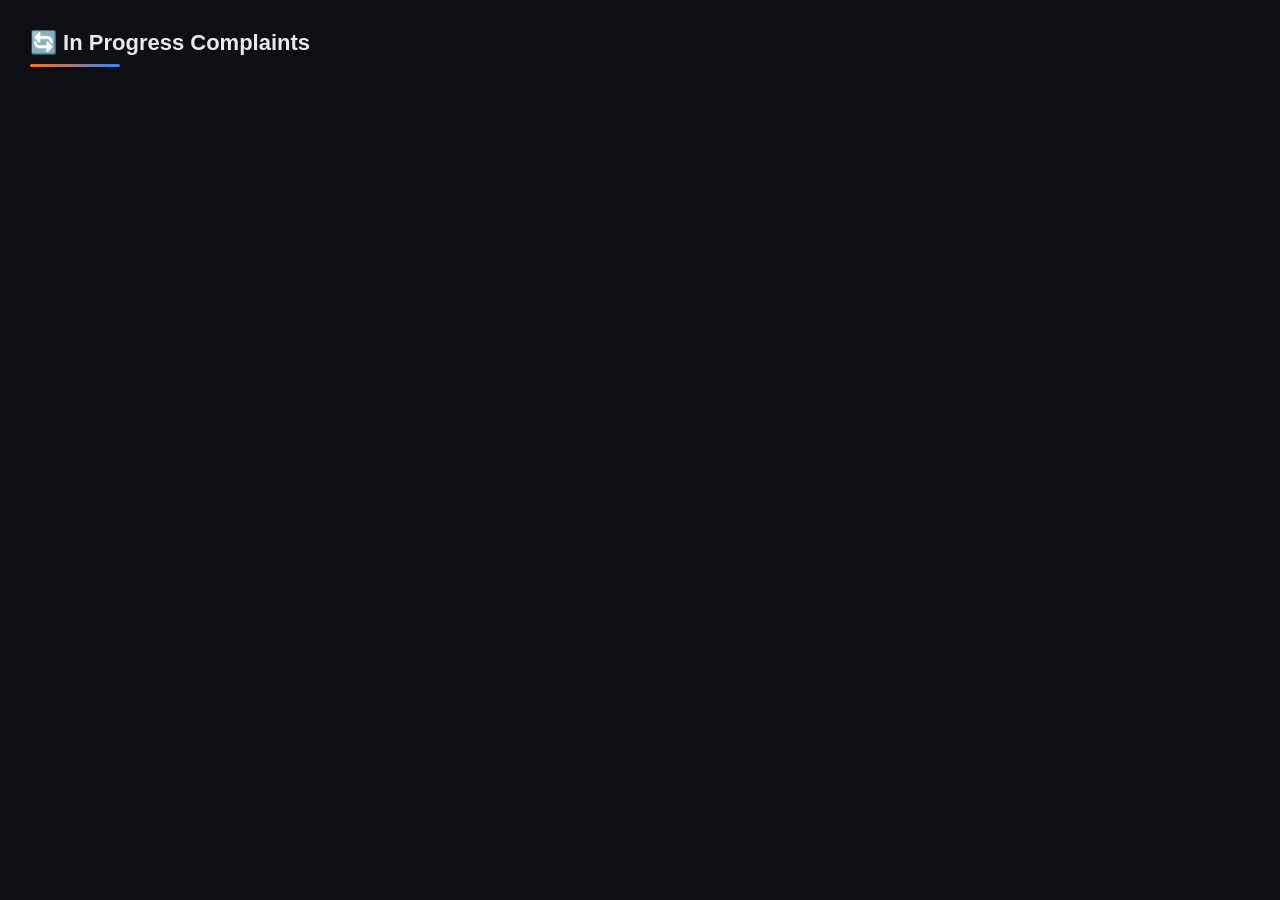
<file: src/main/resources/static/ProblemStatus/InProgress.html>
<!DOCTYPE html>
<html lang="en">
<head>
    <meta charset="UTF-8">
    <title>In Progress Complaints</title>
    <link rel="stylesheet" href="status.css">
</head>

<body>
<div class="main">
    <h2 class="section-title">🔄 In Progress Complaints</h2>
    <div class="complaints"></div>
</div>
<script src="../config.js"></script>
<script src="InProgress.js"></script>
</body>
</html>
</file>
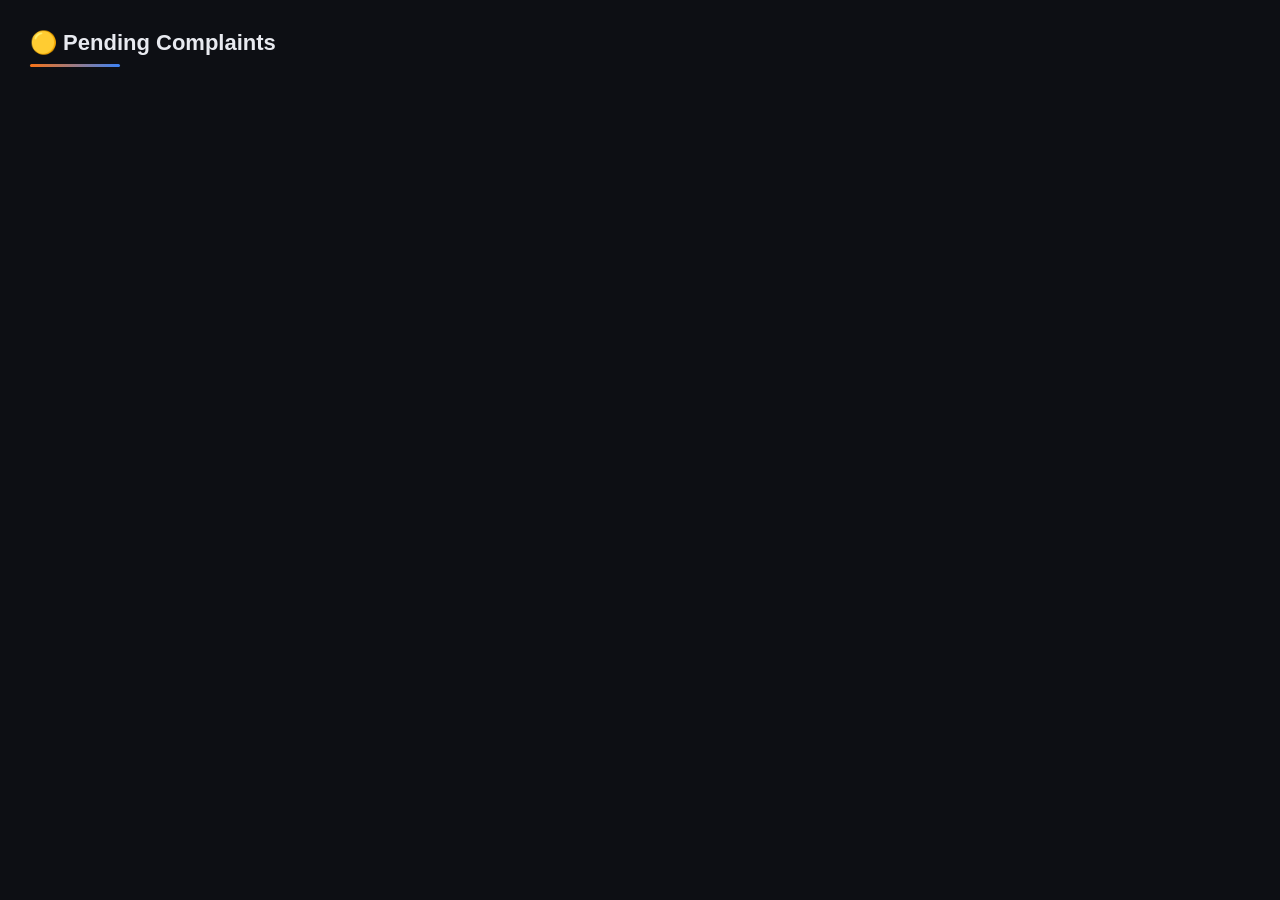
<file: src/main/resources/static/ProblemStatus/Pending.html>
<!DOCTYPE html>
<html lang="en">
<head>
    <meta charset="UTF-8">
    <title>Pending Complaints</title>
    <link rel="stylesheet" href="status.css">
</head>

<body>
<div class="main">
    <h2 class="section-title">🟡 Pending Complaints</h2>
    <div class="complaints"></div>
</div>
<script src="../config.js"></script>
<script src="Pending.js"></script>
</body>
</html>
</file>
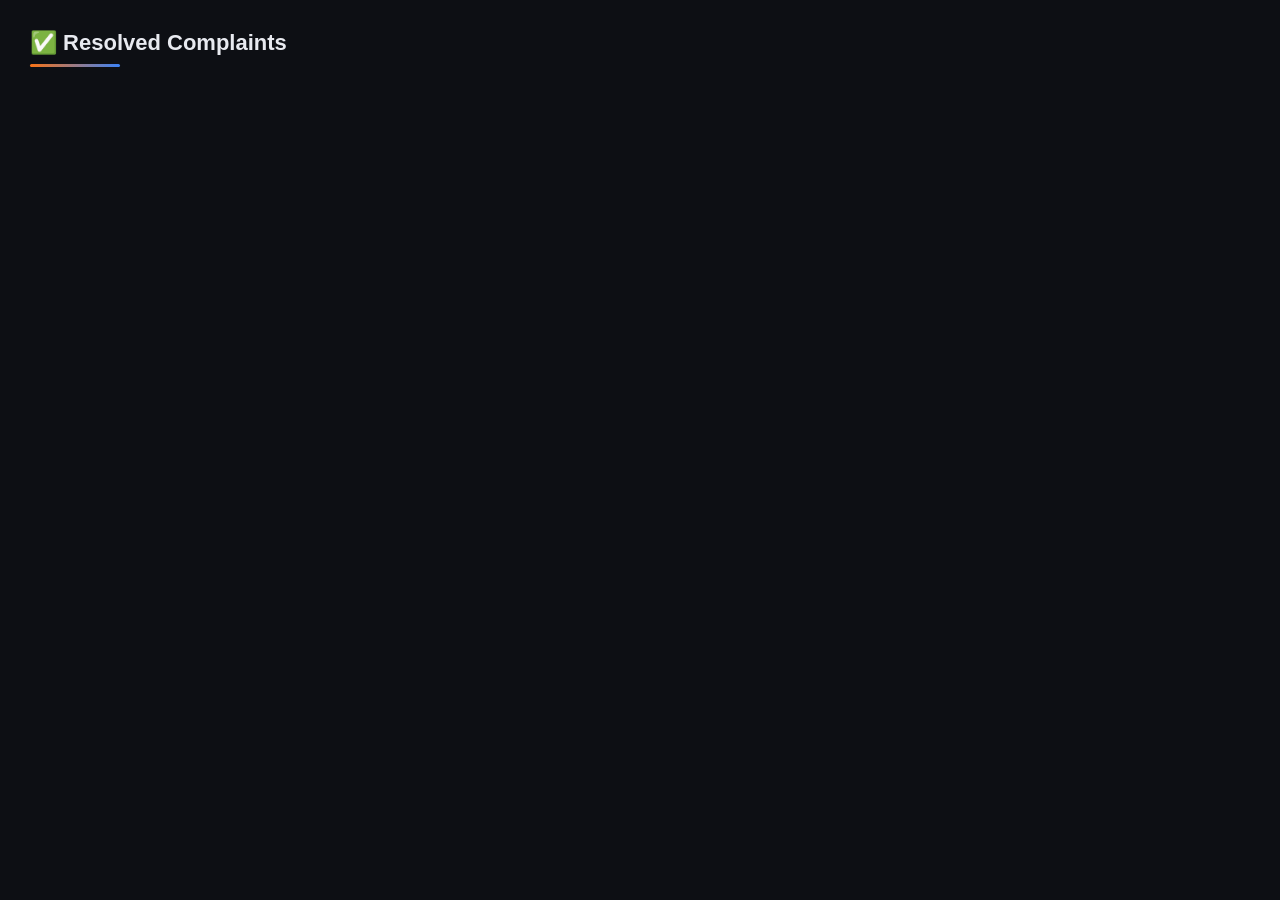
<file: src/main/resources/static/ProblemStatus/Resolved.html>
<!DOCTYPE html>
<html lang="en">
<head>
    <meta charset="UTF-8">
    <title>Resolved Complaints</title>
    <link rel="stylesheet" href="status.css">
</head>

<body>
<div class="main">
    <h2 class="section-title">✅ Resolved Complaints</h2>
    <div class="complaints"></div>
</div>
<script src="../config.js"></script>
<script src="Resolved.js"></script>
</body>
</html>
</file>
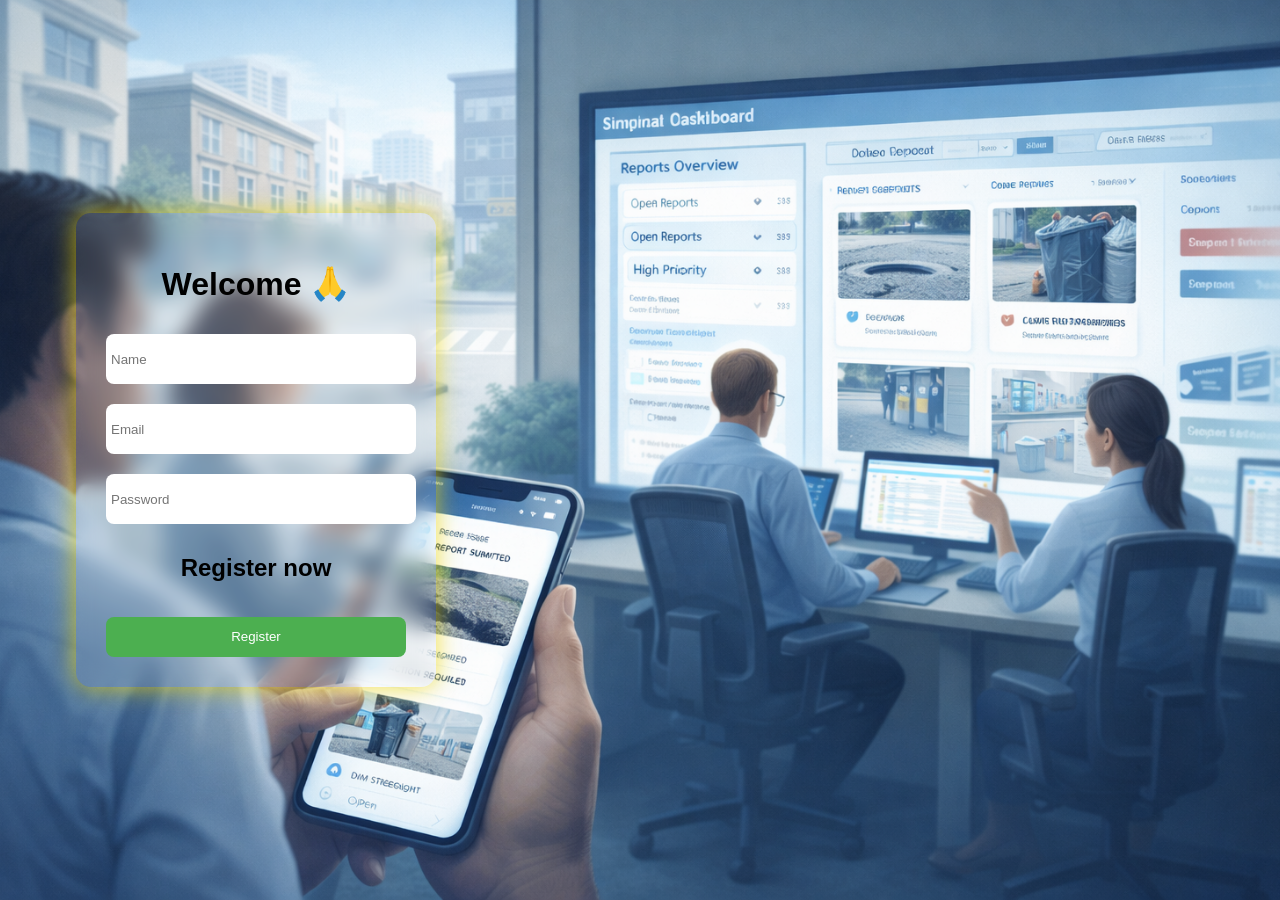
<file: src/main/resources/static/Register/Register.html>
<!DOCTYPE html>
<html lang="en">
<head>
    <meta charset="UTF-8">
    <title>Register New User! </title>
    <link rel="stylesheet" href="Register.css">
</head>
<body>
<div class="main">

    <div class="left">
        <div class="container">
            <h1>Welcome 🙏</h1>

            <form onsubmit="event.preventDefault(); register();">
                <input type="text" id="name" placeholder="Name" required>
                <input type="email" id="email" placeholder="Email" required>
                <input type="password" id="password" placeholder="Password" required>
                <h2>Register now</h2>
                <button type="submit">Register</button>
            </form>
        </div>

    </div>
<script src="../config.js"></script>
<script src="Register.js"></script>
</body>
</html>
</file>
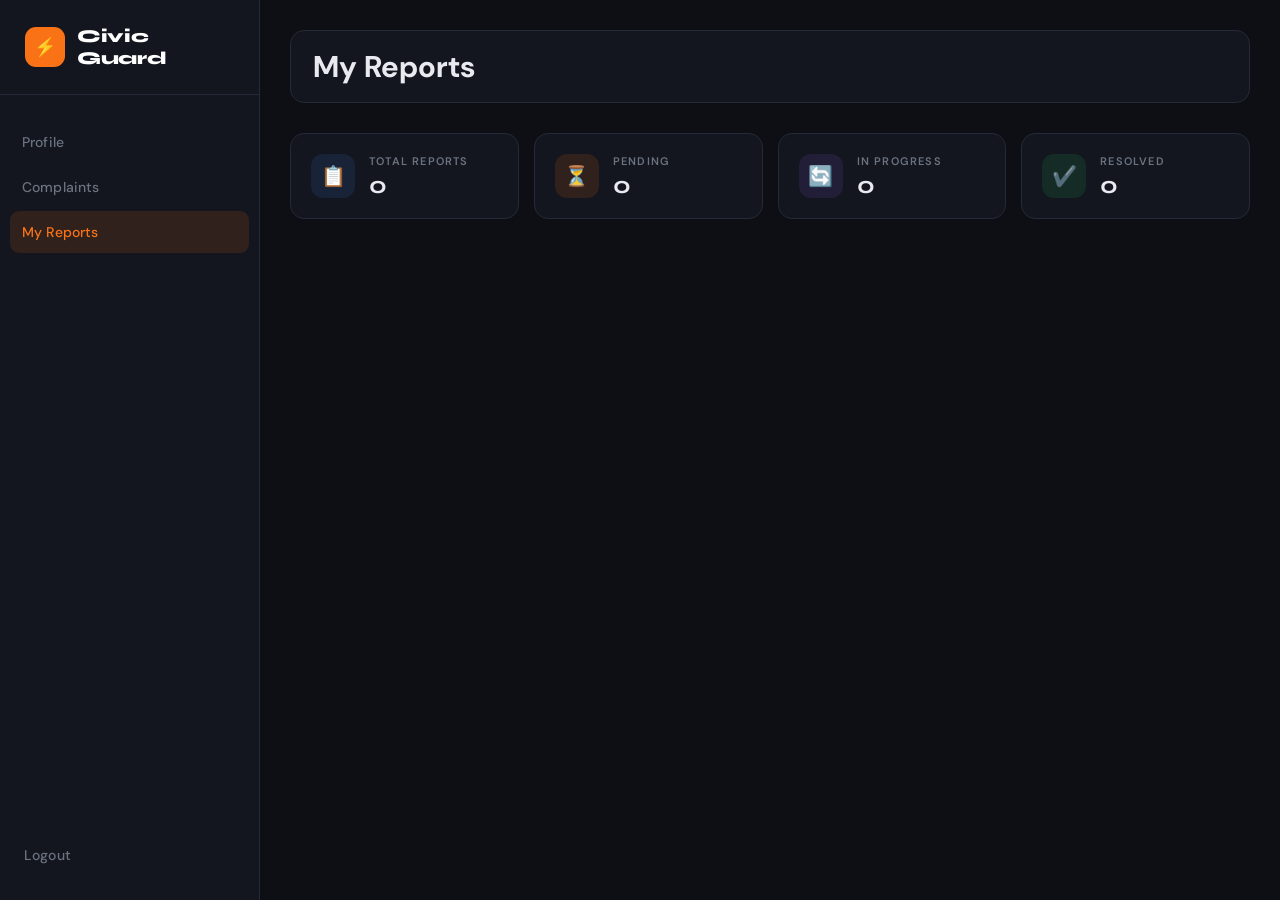
<file: src/main/resources/static/Reports/MyReports.html>
<!DOCTYPE html>
<html lang="en">
<head>
    <meta charset="UTF-8">
    <meta name="viewport" content="width=device-width, initial-scale=1.0">
    <title>My Reports</title>

    <link href="https://fonts.googleapis.com/css2?family=DM+Sans:wght@300;400;500;600&family=Syne:wght@700;800&display=swap" rel="stylesheet">
    <link rel="stylesheet" href="MyReports.css">
</head>

<body>

<div id="overlay" class="overlay"></div>

<!-- Sidebar -->
<aside id="d1">
    <div class="sidebar-brand">
        <div class="brand-icon">⚡</div>
        <span class="brand-name">Civic Guard</span>
    </div>

    <nav class="sidebar-nav">
        <button class="button" onclick="goToProfile()">Profile</button>
        <button class="button" onclick="goToComplaints()">Complaints</button>
        <button class="button active">My Reports</button>
    </nav>

    <button class="button logout-btn" onclick="logout()">Logout</button>
</aside>

<!-- Main -->
<div class="main">

    <header class="top-header">
        <button id="menuToggle" class="menu-btn">☰</button>

        <div class="welcome-block">
            <h1 id="title">My Reports</h1>
        </div>
    </header>

    <!-- Stats -->
    <div class="stats">
        <div class="stat">
            <div class="stat-icon stat-icon-blue">📋</div>
            <div>
                <p class="stat-label">Total Reports</p>
                <h3 class="stat-num" id="total">0</h3>
            </div>
        </div>

        <div class="stat">
            <div class="stat-icon stat-icon-orange">⏳</div>
            <div>
                <p class="stat-label">Pending</p>
                <h3 class="stat-num" id="pending">0</h3>
            </div>
        </div>

        <div class="stat">
            <div class="stat-icon stat-icon-purple">🔄</div>
            <div>
                <p class="stat-label">In Progress</p>
                <h3 class="stat-num" id="progress">0</h3>
            </div>
        </div>

        <div class="stat">
            <div class="stat-icon stat-icon-green">✔️</div>
            <div>
                <p class="stat-label">Resolved</p>
                <h3 class="stat-num" id="resolved">0</h3>
            </div>
        </div>
    </div>

    <!-- Complaints -->
    <div class="complaints"></div>

</div>
<script src="../config.js"></script>
<script src="MyReports.js"></script>
</body>
</html>
</file>
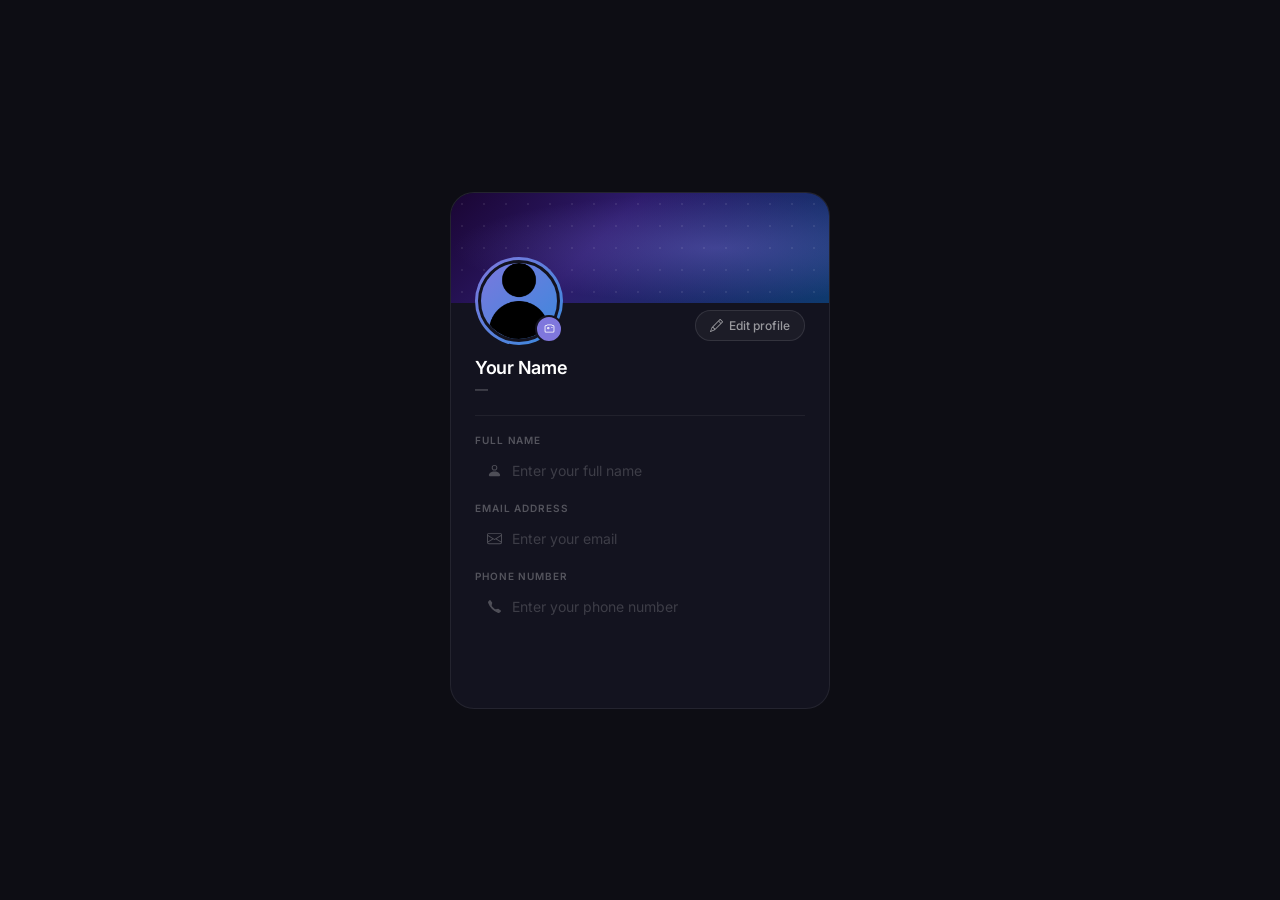
<file: src/main/resources/static/Users page/User.html>
<!DOCTYPE html>
<html lang="en">
<head>
    <meta charset="UTF-8">
    <meta name="viewport" content="width=device-width, initial-scale=1.0">
    <title>User Profile</title>
    <link rel="stylesheet" href="User.css">
</head>
<body>

<div id="items">

    <!-- Cover banner -->
    <div class="cover">
        <div class="cover-dots"></div>
    </div>

    <!-- Avatar + edit pill -->
    <div class="avatar-area">
        <div class="avatar-ring">
            <img id="profileImage" src="logo.png" alt="Profile photo">
            <div id="avatarBtn" title="Change photo">
                <svg viewBox="0 0 16 16" xmlns="http://www.w3.org/2000/svg">
                    <path d="M10.5 6a.5.5 0 0 0 0 1h1a.5.5 0 0 0 0-1h-1zM8 7.5a1.5 1.5 0 1 1-3 0 1.5 1.5 0 0 1 3 0zm-1.5-.5a.5.5 0 1 0 0 1 .5.5 0 0 0 0-1zM2 5.5A1.5 1.5 0 0 1 3.5 4h.586l.707-.707A1 1 0 0 1 5.5 3h5a1 1 0 0 1 .707.293L11.914 4H12.5A1.5 1.5 0 0 1 14 5.5v6A1.5 1.5 0 0 1 12.5 13h-9A1.5 1.5 0 0 1 2 11.5v-6zm1.5-.5a.5.5 0 0 0-.5.5v6a.5.5 0 0 0 .5.5h9a.5.5 0 0 0 .5-.5v-6a.5.5 0 0 0-.5-.5h-.586a1 1 0 0 1-.707-.293L10.5 4h-5l-.707.707A1 1 0 0 1 4.086 5H3.5z"/>
                </svg>
            </div>
        </div>
        <button class="mode-pill" id="editBtn">
            <svg viewBox="0 0 16 16" xmlns="http://www.w3.org/2000/svg">
                <path d="M12.146.146a.5.5 0 0 1 .708 0l3 3a.5.5 0 0 1 0 .708l-10 10a.5.5 0 0 1-.168.11l-5 2a.5.5 0 0 1-.65-.65l2-5a.5.5 0 0 1 .11-.168l10-10zM11.207 2.5 13.5 4.793 14.793 3.5 12.5 1.207 11.207 2.5zm1.586 3L10.5 3.207 4 9.707V10h.5a.5.5 0 0 1 .5.5v.5h.5a.5.5 0 0 1 .5.5v.5h.293l6.5-6.5zm-9.761 5.175-.106.106-1.528 3.821 3.821-1.528.106-.106A.5.5 0 0 1 5 12.5V12h-.5a.5.5 0 0 1-.5-.5V11h-.5a.5.5 0 0 1-.468-.325z"/>
            </svg>
            Edit profile
        </button>
    </div>

    <!-- Body -->
    <div class="card-body">
        <div class="name-row"><span id="displayName">Your Name</span></div>
        <div class="handle" id="displayEmail">—</div>
        <div class="divider"></div>

        <div id="cred">
            <div class="field">
                <label for="username">Full name</label>
                <div class="field-inner">
                    <svg class="field-icon" viewBox="0 0 16 16" xmlns="http://www.w3.org/2000/svg">
                        <path d="M8 8a3 3 0 1 0 0-6 3 3 0 0 0 0 6zm2-3a2 2 0 1 1-4 0 2 2 0 0 1 4 0zm4 8c0 1-1 1-1 1H3s-1 0-1-1 1-4 6-4 6 3 6 4z"/>
                    </svg>
                    <input id="username" placeholder="Enter your full name" disabled>
                </div>
            </div>

            <div class="field">
                <label for="email">Email address</label>
                <div class="field-inner">
                    <svg class="field-icon" viewBox="0 0 16 16" xmlns="http://www.w3.org/2000/svg">
                        <path d="M0 4a2 2 0 0 1 2-2h12a2 2 0 0 1 2 2v8a2 2 0 0 1-2 2H2a2 2 0 0 1-2-2V4zm2-1a1 1 0 0 0-1 1v.217l7 4.2 7-4.2V4a1 1 0 0 0-1-1H2zm13 2.383-4.708 2.825L15 11.105V5.383zm-.034 6.876-5.64-3.471L8 9.583l-1.326-.795-5.64 3.47A1 1 0 0 0 2 13h12a1 1 0 0 0 .966-.741zM1 11.105l4.708-2.897L1 5.383v5.722z"/>
                    </svg>
                    <input id="email" type="email" placeholder="Enter your email" disabled>
                </div>
            </div>

            <div class="field">
                <label for="phone">Phone number</label>
                <div class="field-inner">
                    <svg class="field-icon" viewBox="0 0 16 16" xmlns="http://www.w3.org/2000/svg">
                        <path d="M3.654 1.328a.678.678 0 0 0-1.015-.063L1.605 2.3c-.483.484-.661 1.169-.45 1.77a17.568 17.568 0 0 0 4.168 6.608 17.569 17.569 0 0 0 6.608 4.168c.601.211 1.286.033 1.77-.45l1.034-1.034a.678.678 0 0 0-.063-1.015l-2.307-1.794a.678.678 0 0 0-.58-.122l-2.19.547a1.745 1.745 0 0 1-1.657-.459L5.482 8.062a1.745 1.745 0 0 1-.46-1.657l.548-2.19a.678.678 0 0 0-.122-.58L3.654 1.328z"/>
                    </svg>
                    <input id="phone" type="tel" placeholder="Enter your phone number" disabled>
                </div>
            </div>

            <div id="editBtns" style="display:none;">
                <button class="btn ghost" id="cancelBtn">Cancel</button>
                <button class="btn accent" id="saveBtn">Save changes</button>
            </div>

            <p id="statusMsg"></p>
        </div>
    </div>
</div>

<input type="file" id="imageUpload" style="display:none;" accept="image/*">
<script src="../config.js"></script>
<script src="User.js"></script>
</body>
</html>
</file>
<file: src/main/resources/static/index.css>
body {
    margin: 0;
    height: 100vh;
    background-image: url("bg.png");
    background-size: cover;
    background-position: center;
    /*background-repeat: no-repeat;*/
    font-family: Arial, sans-serif;
}

.main {
    display: flex;
    height: 100%;
}

.left {
    width: 35%;
    display: flex;
    justify-content: center;
    align-items: center;
}

.right {
    width: 65%;
    display: flex;
    justify-content: center;
    align-items: center;
    gap: 20px;
    padding: 20px;
}

.container {
    width: 300px;
    padding: 30px;
    background: rgba(255, 255, 255, 0.1);
    backdrop-filter: blur(10px);
    border-radius: 15px;
    box-shadow: 0 0 25px #ecd608c2;
    text-align: center;
}

input {
    width: 100%;
    height: 40px;
    margin: 10px 0;
    padding: 5px;
    border: none;
    border-radius: 8px;
}

button {
    width: 100%;
    height: 40px;
    margin-top: 15px;
    border: none;
    border-radius: 8px;
    background-color: #4CAF50;
    color: white;
    cursor: pointer;
}

.card {
    /* width: 200px; */
    padding: 20px;
    background: rgba(164, 202, 25, 0.2);
    backdrop-filter: blur(8000px);
    border-radius: 12px;
    text-align: center;
    box-shadow: 0 0 15px rgba(0,0,0,0.2);
}

/* Make layout flexible */
.main {
    display: flex;
    height: 100vh;
}

/* Allow cards to wrap */
.right {
    display: flex;
    gap: 20px;
    flex-wrap: wrap;
    justify-content: center;
    align-items: center;
}

@media (max-width: 900px) {
    .main {
        flex-direction: column; 
    }

    .left, .right {
        width: 100%;
        height: auto;
    }

    .right {
        padding: 20px;
    }

    .container {
        width: 90%; 
        max-width: 350px;
    }
}
</file>
<file: src/main/resources/static/admin.css>
*, *::before, *::after {
    box-sizing: border-box;
    margin: 0;
    padding: 0;
}

html { scroll-behavior: smooth; }

:root {
    --bg:           #0d0f14;
    --surface:      #13161e;
    --surface2:     #1b1f2b;
    --border:       #252a38;
    --sidebar-bg:   #13161e;
    --card-bg:      #13161e;

    --text-primary: #e8eaf0;
    --text-muted:   #6b7280;

    --accent:       #f97316;
    --accent-hover: #ea6a0e;
    --accent-light: rgba(249,115,22,0.12);

    --blue:         #3b82f6;
    --blue-light:   rgba(59,130,246,0.12);
    --orange:       #f97316;
    --orange-light: rgba(249,115,22,0.12);
    --purple:       #8b5cf6;
    --purple-light: rgba(139,92,246,0.12);
    --green:        #22c55e;
    --green-light:  rgba(34,197,94,0.12);

    --shadow:    0 2px 16px rgba(0,0,0,0.3);
    --shadow-lg: 0 8px 40px rgba(0,0,0,0.45);
    --radius:    14px;
    --radius-sm: 9px;

    --sidebar-border: rgba(255,255,255,0.06);
}

body {
    font-family: 'DM Sans', sans-serif;
    font-size: 15px;
    display: flex;
    min-height: 100vh;
    overflow-x: hidden;
    background: var(--bg);
    color: var(--text-primary);
}

/* ===== SIDEBAR ===== */
#d1 {
    width: 260px;
    min-width: 260px;
    height: 100vh;
    background: var(--sidebar-bg);
    border-right: 1px solid var(--border);
    padding: 0 0 24px;
    display: flex;
    flex-direction: column;
    position: fixed;
    top: 0;
    left: -260px;
    z-index: 1000;
    transition: left 0.28s ease;
}

#d1.active { left: 0; }

/* always visible on desktop */
@media (min-width: 768px) {
    #d1 { left: 0; position: fixed; }
    .main { margin-left: 260px; }
    .menu-btn { display: none; }
    .overlay  { display: none !important; }
}

/* ── Brand ── */
.sidebar-brand {
    display: flex;
    align-items: center;
    gap: 12px;
    padding: 28px 22px 22px;
    border-bottom: 1px solid var(--border);
    margin-bottom: 16px;
}

.brand-icon {
    width: 40px;
    height: 40px;
    background: var(--accent);
    border-radius: 11px;
    display: flex;
    align-items: center;
    justify-content: center;
    color: #fff;
    flex-shrink: 0;
}

.brand-name {
    font-family: 'Syne', sans-serif;
    font-size: 18px;
    font-weight: 800;
    color: #fff;
    letter-spacing: -0.3px;
}

/* ── Nav ── */
.sidebar-nav {
    display: flex;
    flex-direction: column;
    gap: 3px;
    padding: 0 12px;
    flex: 1;
}

.button {
    display: flex;
    align-items: center;
    gap: 12px;
    background: transparent;
    border: none;
    color: var(--text-muted);
    padding: 11px 14px;
    text-align: left;
    font-size: 14px;
    font-family: 'DM Sans', sans-serif;
    font-weight: 500;
    border-radius: var(--radius-sm);
    cursor: pointer;
    transition: background 0.15s, color 0.15s;
    width: 100%;
    letter-spacing: 0.01em;
}

.button:hover {
    background: var(--surface2);
    color: var(--text-primary);
}

.button.active {
    background: var(--accent-light);
    color: var(--accent);
}

.btn-icon {
    display: flex;
    align-items: center;
    flex-shrink: 0;
}


.logout-btn {
    color: var(--text-muted);
    border-top: 1px solid var(--border);
    padding-top: 18px;
    margin-top: 12px;
    border-radius: 0;
    margin-left: 12px;
    margin-right: 12px;
    width: calc(100% - 24px);
}

.logout-btn:hover {
    color: #f87171;
    background: rgba(248,113,113,0.08);
    border-radius: var(--radius-sm);
}

/* ── Overlay ── */
.overlay {
    position: fixed;
    inset: 0;
    background: rgba(0,0,0,0.55);
    display: none;
    z-index: 900;
}

.overlay.active { display: block; }

/* ── Menu toggle ── */
.menu-btn {
    font-size: 22px;
    background: none;
    border: none;
    cursor: pointer;
    color: var(--text-primary);
    margin-right: 10px;
    line-height: 1;
    padding: 4px;
}

/* ===== MAIN ===== */
.main {
    flex: 1;
    padding: 32px 36px;
    transition: margin-left 0.28s ease;
    min-width: 0;
}

/* ===== HEADER ===== */
.top-header {
    display: flex;
    align-items: center;
    justify-content: space-between;
    margin-bottom: 32px;
    gap: 16px;
    padding: 16px 22px;
    background: var(--surface);
    border: 1px solid var(--border);
    border-radius: var(--radius);
}

.welcome-block {
    display: flex;
    flex-direction: column;
}

.welcome-label {
    font-size: 12.5px;
    color: var(--text-muted);
    margin-bottom: 3px;
}

#d2 {
    font-family: 'Syne', sans-serif;
    font-size: 22px;
    font-weight: 800;
    color: var(--text-primary);
    letter-spacing: -0.4px;
    white-space: nowrap;
}

.header-actions {
    display: flex;
    align-items: center;
    gap: 12px;
    flex-shrink: 0;
}

.notification-bell {
    position: relative;
    width: 40px;
    height: 40px;
    background: var(--surface2);
    border: 1px solid var(--border);
    border-radius: 11px;
    display: flex;
    align-items: center;
    justify-content: center;
    cursor: pointer;
    color: var(--text-muted);
    transition: border-color 0.2s, color 0.2s;
}

.notification-bell:hover {
    border-color: var(--accent);
    color: var(--accent);
}

.notif-dot {
    position: absolute;
    top: 9px;
    right: 9px;
    width: 7px;
    height: 7px;
    background: #ef4444;
    border-radius: 50%;
    border: 2px solid var(--surface);
}

.avatar {
    width: 40px;
    height: 40px;
    background: linear-gradient(135deg, var(--accent), #c2410c);
    border-radius: 11px;
    display: flex;
    align-items: center;
    justify-content: center;
    font-family: 'Syne', sans-serif;
    font-weight: 700;
    font-size: 15px;
    color: #fff;
    cursor: pointer;
    flex-shrink: 0;
}

/* ===== STATS ===== */
.stats {
    display: grid;
    grid-template-columns: repeat(4, 1fr);
    gap: 14px;
    margin-bottom: 30px;
}

.stat {
    background: var(--surface);
    border: 1px solid var(--border);
    border-radius: var(--radius);
    padding: 18px 16px;
    display: flex;
    align-items: center;
    gap: 14px;
    transition: border-color 0.2s, transform 0.2s, box-shadow 0.2s;
    min-width: 0;
    position: relative;
    overflow: hidden;
}

/* coloured top-edge per card */
#s1::before { content:''; position:absolute; top:0; left:0; right:0; height:2px; background: var(--blue); }
#s2::before { content:''; position:absolute; top:0; left:0; right:0; height:2px; background: var(--orange); }
#s3::before { content:''; position:absolute; top:0; left:0; right:0; height:2px; background: var(--purple); }
#s4::before { content:''; position:absolute; top:0; left:0; right:0; height:2px; background: var(--green); }

.stat:hover {
    border-color: var(--accent);
    transform: translateY(-3px);
    box-shadow: var(--shadow-lg);
}

.stat-icon {
    width: 44px;
    height: 44px;
    border-radius: 12px;
    display: flex;
    align-items: center;
    justify-content: center;
    font-size: 20px;
    flex-shrink: 0;
}

.stat-icon-blue   { background: var(--blue-light); }
.stat-icon-orange { background: var(--orange-light); }
.stat-icon-purple { background: var(--purple-light); }
.stat-icon-green  { background: var(--green-light); }

.stat-info { min-width: 0; }

.stat-label {
    font-size: 11px;
    font-weight: 600;
    color: var(--text-muted);
    text-transform: uppercase;
    letter-spacing: 1.2px;
    margin-bottom: 6px;
    white-space: nowrap;
    overflow: hidden;
    text-overflow: ellipsis;
}

.stat-num {
    font-family: 'Syne', sans-serif;
    font-size: 30px;
    font-weight: 800;
    line-height: 1;
    color: var(--text-primary);
}

/* ===== TOP BAR ===== */
.top-bar {
    display: flex;
    align-items: center;
    justify-content: space-between;
    margin-bottom: 18px;
    gap: 16px;
}

.section-title {
    font-family: 'Syne', sans-serif;
    font-size: 17px;
    font-weight: 700;
    color: var(--text-primary);
    white-space: nowrap;
}

.search-box {
    display: flex;
    align-items: center;
    background: var(--surface);
    border: 1px solid var(--border);
    border-radius: 11px;
    padding: 9px 14px;
    gap: 9px;
    transition: border-color 0.2s, box-shadow 0.2s;
}

.search-box:focus-within {
    border-color: var(--accent);
    box-shadow: 0 0 0 3px var(--accent-light);
}

.search-icon {
    color: var(--text-muted);
    display: flex;
    align-items: center;
    flex-shrink: 0;
}

.search-box input {
    border: none;
    outline: none;
    font-family: 'DM Sans', sans-serif;
    font-size: 13.5px;
    color: var(--text-primary);
    background: transparent;
    width: 200px;
    min-width: 0;
}

.search-box input::placeholder { color: var(--text-muted); }

/* ===== COMPLAINTS GRID ===== */
.complaints {
    display: grid;
    grid-template-columns: repeat(auto-fill, minmax(270px, 1fr));
    gap: 18px;
}

/* ===== COMPLAINT CARD ===== */
.complaint-card {
    background: var(--surface);
    border: 1px solid var(--border);
    border-radius: var(--radius);
    overflow: hidden;
    transition: border-color 0.2s, transform 0.2s, box-shadow 0.2s;
    min-width: 0;
}

.complaint-card:hover {
    border-color: var(--accent);
    transform: translateY(-4px);
    box-shadow: var(--shadow-lg);
}

.complaint-img {
    width: 100%;
    height: 170px;
    object-fit: cover;
    display: block;
    cursor: pointer;
    transition: transform 0.4s ease;
}

.complaint-card:hover .complaint-img { transform: scale(1.05); }

.card-body { padding: 16px; }

.complaint-title {
    font-family: 'Syne', sans-serif;
    font-size: 14.5px;
    font-weight: 700;
    color: var(--text-primary);
    margin-bottom: 6px;
    overflow: hidden;
    text-overflow: ellipsis;
    white-space: nowrap;
}

.location {
    font-size: 12px;
    color: var(--text-muted);
    display: -webkit-box;
    -webkit-line-clamp: 2;
    line-clamp: 2;
    -webkit-box-orient: vertical;
    overflow: hidden;
    margin-bottom: 8px;
    line-height: 1.45;
    display: flex;
    align-items: flex-start;
    gap: 4px;
}

.description {
    font-size: 13px;
    color: var(--text-muted);
    line-height: 1.55;
    margin-bottom: 12px;
    display: -webkit-box;
    -webkit-line-clamp: 3;
    line-clamp: 3;
    -webkit-box-orient: vertical;
    overflow: hidden;
}

.complaint-date {
    font-size: 11.5px;
    color: var(--text-muted);
    padding-top: 10px;
    border-top: 1px solid var(--border);
}

/* ===== FAB ===== */
#addBtn {
    position: fixed;
    bottom: 30px;
    right: 30px;
    width: 54px;
    height: 54px;
    border-radius: 15px;
    background: var(--accent);
    color: #fff;
    border: none;
    cursor: pointer;
    display: flex;
    align-items: center;
    justify-content: center;
    box-shadow: 0 8px 28px rgba(249,115,22,0.45);
    transition: transform 0.25s ease, box-shadow 0.25s ease, background 0.2s;
    z-index: 2000;
}

#addBtn:hover {
    background: var(--accent-hover);
    transform: scale(1.1) rotate(90deg);
    box-shadow: 0 12px 36px rgba(249,115,22,0.55);
}

/* ===== FORM MODAL ===== */
.modal {
    display: none;
    position: fixed;
    inset: 0;
    background: rgba(0,0,0,0.6);
    backdrop-filter: blur(8px);
    z-index: 1500;
    align-items: center;
    justify-content: center;
}

.modal-content {
    background: var(--surface);
    border: 1px solid var(--border);
    width: 460px;
    max-width: 95vw;
    border-radius: 22px;
    padding: 30px;
    max-height: 90vh;
    overflow-y: auto;
    animation: popIn 0.28s cubic-bezier(0.34, 1.56, 0.64, 1);
    box-shadow: 0 24px 80px rgba(0,0,0,0.45);
}

@keyframes popIn {
    from { transform: scale(0.88) translateY(20px); opacity: 0; }
    to   { transform: scale(1) translateY(0); opacity: 1; }
}

.modal-header {
    display: flex;
    align-items: center;
    justify-content: space-between;
    margin-bottom: 26px;
}

.modal-header h2 {
    font-family: 'Syne', sans-serif;
    font-size: 19px;
    font-weight: 800;
    color: var(--text-primary);
}

.modal-close {
    width: 34px;
    height: 34px;
    border-radius: 9px;
    background: var(--surface2);
    border: 1px solid var(--border);
    cursor: pointer;
    display: flex;
    align-items: center;
    justify-content: center;
    color: var(--text-muted);
    transition: background 0.15s, color 0.15s, border-color 0.15s;
}

.modal-close:hover {
    background: rgba(248,113,113,0.12);
    color: #f87171;
    border-color: rgba(248,113,113,0.3);
}

/* ── Form groups ── */
.form-group { margin-bottom: 18px; }

.form-group label {
    display: block;
    font-size: 12.5px;
    font-weight: 600;
    color: var(--text-primary);
    margin-bottom: 7px;
    letter-spacing: 0.02em;
}

.form-group input[type="text"],
.form-group textarea {
    width: 100%;
    padding: 11px 13px;
    border: 1px solid var(--border);
    border-radius: 10px;
    font-family: 'DM Sans', sans-serif;
    font-size: 13.5px;
    color: var(--text-primary);
    background: var(--surface2);
    outline: none;
    transition: border-color 0.2s, box-shadow 0.2s;
    resize: none;
}

.form-group textarea { height: 90px; }

.form-group input[type="text"]:focus,
.form-group textarea:focus {
    border-color: var(--accent);
    box-shadow: 0 0 0 3px var(--accent-light);
}

.form-group input[type="text"]::placeholder,
.form-group textarea::placeholder { color: var(--text-muted); }

/* Location button */
.loc-btn {
    display: inline-flex;
    align-items: center;
    gap: 8px;
    background: var(--accent-light);
    color: var(--accent);
    border: 1px solid rgba(249,115,22,0.3);
    border-radius: 9px;
    padding: 9px 15px;
    font-family: 'DM Sans', sans-serif;
    font-size: 13px;
    font-weight: 600;
    cursor: pointer;
    transition: all 0.2s;
}

.loc-btn:hover {
    background: var(--accent);
    color: #fff;
    border-color: var(--accent);
}

.location-display {
    margin-top: 9px;
    font-size: 12px;
    color: var(--text-muted);
    padding: 9px 11px;
    background: var(--surface2);
    border: 1px solid var(--border);
    border-radius: 8px;
    min-height: 36px;
    line-height: 1.5;
}

/* File drop */
.file-drop {
    position: relative;
    border: 2px dashed var(--border);
    border-radius: 11px;
    overflow: hidden;
    transition: border-color 0.2s, background 0.2s;
    cursor: pointer;
}

.file-drop:hover {
    border-color: var(--accent);
    background: var(--accent-light);
}

.file-drop input[type="file"] {
    position: absolute;
    inset: 0;
    opacity: 0;
    cursor: pointer;
    width: 100%;
    height: 100%;
}

.file-drop-label {
    display: flex;
    flex-direction: column;
    align-items: center;
    gap: 8px;
    padding: 26px 20px;
    color: var(--text-muted);
    pointer-events: none;
}

.file-drop-label span {
    font-size: 13px;
    font-weight: 500;
}

/* Modal actions */
.modal-actions {
    display: flex;
    gap: 10px;
    margin-top: 6px;
}

.btn-cancel {
    flex: 1;
    padding: 12px;
    border: 1px solid var(--border);
    border-radius: 11px;
    background: transparent;
    font-family: 'DM Sans', sans-serif;
    font-size: 13.5px;
    font-weight: 600;
    color: var(--text-muted);
    cursor: pointer;
    transition: all 0.15s;
}

.btn-cancel:hover {
    border-color: var(--text-muted);
    color: var(--text-primary);
    background: var(--surface2);
}

.btn-submit {
    flex: 2;
    padding: 12px;
    border: none;
    border-radius: 11px;
    background: var(--accent);
    font-family: 'DM Sans', sans-serif;
    font-size: 13.5px;
    font-weight: 700;
    color: #fff;
    cursor: pointer;
    transition: all 0.2s;
    box-shadow: 0 4px 18px rgba(249,115,22,0.35);
}

.btn-submit:hover {
    background: var(--accent-hover);
    box-shadow: 0 6px 24px rgba(249,115,22,0.5);
    transform: translateY(-1px);
}

/* ===== IMAGE MODAL ===== */
.image-modal {
    display: none;
    position: fixed;
    inset: 0;
    background: rgba(0,0,0,0.88);
    backdrop-filter: blur(12px);
    z-index: 3000;
    align-items: center;
    justify-content: center;
}

.image-modal img {
    max-width: 90%;
    max-height: 88%;
    border-radius: 16px;
    box-shadow: 0 24px 80px rgba(0,0,0,0.5);
    animation: zoomIn 0.28s ease;
}

@keyframes zoomIn {
    from { transform: scale(0.82); opacity: 0; }
    to   { transform: scale(1); opacity: 1; }
}

.img-close {
    position: absolute;
    top: 22px;
    right: 26px;
    width: 40px;
    height: 40px;
    background: rgba(255,255,255,0.1);
    border: 1px solid rgba(255,255,255,0.15);
    border-radius: 11px;
    display: flex;
    align-items: center;
    justify-content: center;
    color: #fff;
    cursor: pointer;
    transition: background 0.2s;
}

.img-close:hover { background: rgba(255,255,255,0.22); }

/* ===== SCROLLBAR ===== */
::-webkit-scrollbar { width: 6px; }
::-webkit-scrollbar-track { background: transparent; }
::-webkit-scrollbar-thumb { background: var(--border); border-radius: 3px; }
::-webkit-scrollbar-thumb:hover { background: #3a4052; }

/* ===== RESPONSIVE ===== */
@media (max-width: 1100px) {
    .stats { grid-template-columns: repeat(2, 1fr); }
}

@media (max-width: 768px) {
    .main { padding: 24px 18px; }
    #d2 { font-size: 20px; }
    .stats { grid-template-columns: repeat(2, 1fr); }
}

@media (max-width: 520px) {
    .main { padding: 18px 14px; }
    .stats { grid-template-columns: 1fr 1fr; gap: 10px; }
    .top-bar { flex-direction: column; align-items: flex-start; }
    .search-box input { width: 140px; }
    .top-header { padding: 12px 14px; }
}
/* ===== PROFILE IMAGE ===== */
.avatar {
    width: 40px;
    height: 40px;
    border-radius: 50%;
    overflow: hidden;
    position: relative;
    cursor: pointer;
    border: 2px solid var(--border);
}

.avatar img {
    width: 100%;
    height: 100%;
    object-fit: cover;
}

.avatar input {
    position: absolute;
    inset: 0;
    opacity: 0;
    cursor: pointer;
}
.avatar:hover {
    border-color: var(--accent);
    transform: scale(1.08);
}
</file>
<file: src/main/resources/static/main.css>
/* ===== RESET & BASE ===== */
*, *::before, *::after {
    box-sizing: border-box;
    margin: 0;
    padding: 0;
}

html { scroll-behavior: smooth; }

:root {
    --bg:           #0d0f14;
    --surface:      #13161e;
    --surface2:     #1b1f2b;
    --border:       #252a38;
    --sidebar-bg:   #13161e;
    --card-bg:      #13161e;

    --text-primary: #e8eaf0;
    --text-muted:   #6b7280;

    --accent:       #f97316;
    --accent-hover: #ea6a0e;
    --accent-light: rgba(249,115,22,0.12);

    --blue:         #3b82f6;
    --blue-light:   rgba(59,130,246,0.12);
    --orange:       #f97316;
    --orange-light: rgba(249,115,22,0.12);
    --purple:       #8b5cf6;
    --purple-light: rgba(139,92,246,0.12);
    --green:        #22c55e;
    --green-light:  rgba(34,197,94,0.12);

    --shadow:    0 2px 16px rgba(0,0,0,0.3);
    --shadow-lg: 0 8px 40px rgba(0,0,0,0.45);
    --radius:    14px;
    --radius-sm: 9px;

    --sidebar-border: rgba(255,255,255,0.06);
}

body {
    font-family: 'DM Sans', sans-serif;
    font-size: 15px;
    display: flex;
    min-height: 100vh;
    overflow-x: hidden;
    background: var(--bg);
    color: var(--text-primary);
}

/* ===== SIDEBAR ===== */
#d1 {
    width: 260px;
    min-width: 260px;
    height: 100vh;
    background: var(--sidebar-bg);
    border-right: 1px solid var(--border);
    padding: 0 0 24px;
    display: flex;
    flex-direction: column;
    position: fixed;
    top: 0;
    left: -260px;
    z-index: 1000;
    transition: left 0.28s ease;
}

#d1.active { left: 0; }

/* always visible on desktop */
@media (min-width: 768px) {
    #d1 { left: 0; position: fixed; }
    .main { margin-left: 260px; }
    .menu-btn { display: none; }
    .overlay  { display: none !important; }
}

/* ── Brand ── */
.sidebar-brand {
    display: flex;
    align-items: center;
    gap: 12px;
    padding: 28px 22px 22px;
    border-bottom: 1px solid var(--border);
    margin-bottom: 16px;
}

.brand-icon {
    width: 40px;
    height: 40px;
    background: var(--accent);
    border-radius: 11px;
    display: flex;
    align-items: center;
    justify-content: center;
    color: #fff;
    flex-shrink: 0;
}

.brand-name {
    font-family: 'Syne', sans-serif;
    font-size: 18px;
    font-weight: 800;
    color: #fff;
    letter-spacing: -0.3px;
}

/* ── Nav ── */
.sidebar-nav {
    display: flex;
    flex-direction: column;
    gap: 3px;
    padding: 0 12px;
    flex: 1;
}

.button {
    display: flex;
    align-items: center;
    gap: 12px;
    background: transparent;
    border: none;
    color: var(--text-muted);
    padding: 11px 14px;
    text-align: left;
    font-size: 14px;
    font-family: 'DM Sans', sans-serif;
    font-weight: 500;
    border-radius: var(--radius-sm);
    cursor: pointer;
    transition: background 0.15s, color 0.15s;
    width: 100%;
    letter-spacing: 0.01em;
}

.button:hover {
    background: var(--surface2);
    color: var(--text-primary);
}

.button.active {
    background: var(--accent-light);
    color: var(--accent);
}

.btn-icon {
    display: flex;
    align-items: center;
    flex-shrink: 0;
}

/* ── Logout ── */
.logout-btn {
    color: var(--text-muted);
    border-top: 1px solid var(--border);
    padding-top: 18px;
    margin-top: 12px;
    border-radius: 0;
    margin-left: 12px;
    margin-right: 12px;
    width: calc(100% - 24px);
}

.logout-btn:hover {
    color: #f87171;
    background: rgba(248,113,113,0.08);
    border-radius: var(--radius-sm);
}

/* ── Overlay ── */
.overlay {
    position: fixed;
    inset: 0;
    background: rgba(0,0,0,0.55);
    display: none;
    z-index: 900;
}

.overlay.active { display: block; }

/* ── Menu toggle ── */
.menu-btn {
    font-size: 22px;
    background: none;
    border: none;
    cursor: pointer;
    color: var(--text-primary);
    margin-right: 10px;
    line-height: 1;
    padding: 4px;
}

/* ===== MAIN ===== */
.main {
    flex: 1;
    padding: 32px 36px;
    transition: margin-left 0.28s ease;
    min-width: 0;
}

/* ===== HEADER ===== */
.top-header {
    display: flex;
    align-items: center;
    justify-content: space-between;
    margin-bottom: 32px;
    gap: 16px;
    padding: 16px 22px;
    background: var(--surface);
    border: 1px solid var(--border);
    border-radius: var(--radius);
}

.welcome-block {
    display: flex;
    flex-direction: column;
}

.welcome-label {
    font-size: 12.5px;
    color: var(--text-muted);
    margin-bottom: 3px;
}

#d2 {
    font-family: 'Syne', sans-serif;
    font-size: 22px;
    font-weight: 800;
    color: var(--text-primary);
    letter-spacing: -0.4px;
    white-space: nowrap;
}

.header-actions {
    display: flex;
    align-items: center;
    gap: 12px;
    flex-shrink: 0;
}

.notification-bell {
    position: relative;
    width: 40px;
    height: 40px;
    background: var(--surface2);
    border: 1px solid var(--border);
    border-radius: 11px;
    display: flex;
    align-items: center;
    justify-content: center;
    cursor: pointer;
    color: var(--text-muted);
    transition: border-color 0.2s, color 0.2s;
}

.notification-bell:hover {
    border-color: var(--accent);
    color: var(--accent);
}

.notif-dot {
    position: absolute;
    top: 9px;
    right: 9px;
    width: 7px;
    height: 7px;
    background: #ef4444;
    border-radius: 50%;
    border: 2px solid var(--surface);
}

.avatar {
    width: 40px;
    height: 40px;
    background: linear-gradient(135deg, var(--accent), #c2410c);
    border-radius: 11px;
    display: flex;
    align-items: center;
    justify-content: center;
    font-family: 'Syne', sans-serif;
    font-weight: 700;
    font-size: 15px;
    color: #fff;
    cursor: pointer;
    flex-shrink: 0;
}

/* ===== STATS ===== */
.stats {
    display: grid;
    grid-template-columns: repeat(4, 1fr);
    gap: 14px;
    margin-bottom: 30px;
}

.stat {
    background: var(--surface);
    border: 1px solid var(--border);
    border-radius: var(--radius);
    padding: 18px 16px;
    display: flex;
    align-items: center;
    gap: 14px;
    transition: border-color 0.2s, transform 0.2s, box-shadow 0.2s;
    min-width: 0;
    position: relative;
    overflow: hidden;
}

/* coloured top-edge per card */
#s1::before { content:''; position:absolute; top:0; left:0; right:0; height:2px; background: var(--blue); }
#s2::before { content:''; position:absolute; top:0; left:0; right:0; height:2px; background: var(--orange); }
#s3::before { content:''; position:absolute; top:0; left:0; right:0; height:2px; background: var(--purple); }
#s4::before { content:''; position:absolute; top:0; left:0; right:0; height:2px; background: var(--green); }

.stat:hover {
    border-color: var(--accent);
    transform: translateY(-3px);
    box-shadow: var(--shadow-lg);
}

.stat-icon {
    width: 44px;
    height: 44px;
    border-radius: 12px;
    display: flex;
    align-items: center;
    justify-content: center;
    font-size: 20px;
    flex-shrink: 0;
}

.stat-icon-blue   { background: var(--blue-light); }
.stat-icon-orange { background: var(--orange-light); }
.stat-icon-purple { background: var(--purple-light); }
.stat-icon-green  { background: var(--green-light); }

.stat-info { min-width: 0; }

.stat-label {
    font-size: 11px;
    font-weight: 600;
    color: var(--text-muted);
    text-transform: uppercase;
    letter-spacing: 1.2px;
    margin-bottom: 6px;
    white-space: nowrap;
    overflow: hidden;
    text-overflow: ellipsis;
}

.stat-num {
    font-family: 'Syne', sans-serif;
    font-size: 30px;
    font-weight: 800;
    line-height: 1;
    color: var(--text-primary);
}

/* ===== TOP BAR ===== */
.top-bar {
    display: flex;
    align-items: center;
    justify-content: space-between;
    margin-bottom: 18px;
    gap: 16px;
}

.section-title {
    font-family: 'Syne', sans-serif;
    font-size: 17px;
    font-weight: 700;
    color: var(--text-primary);
    white-space: nowrap;
}

.search-box {
    display: flex;
    align-items: center;
    background: var(--surface);
    border: 1px solid var(--border);
    border-radius: 11px;
    padding: 9px 14px;
    gap: 9px;
    transition: border-color 0.2s, box-shadow 0.2s;
}

.search-box:focus-within {
    border-color: var(--accent);
    box-shadow: 0 0 0 3px var(--accent-light);
}

.search-icon {
    color: var(--text-muted);
    display: flex;
    align-items: center;
    flex-shrink: 0;
}

.search-box input {
    border: none;
    outline: none;
    font-family: 'DM Sans', sans-serif;
    font-size: 13.5px;
    color: var(--text-primary);
    background: transparent;
    width: 200px;
    min-width: 0;
}

.search-box input::placeholder { color: var(--text-muted); }

/* ===== COMPLAINTS GRID ===== */
.complaints {
    display: grid;
    grid-template-columns: repeat(auto-fill, minmax(270px, 1fr));
    gap: 18px;
}

/* ===== COMPLAINT CARD ===== */
.complaint-card {
    background: var(--surface);
    border: 1px solid var(--border);
    border-radius: var(--radius);
    overflow: hidden;
    transition: border-color 0.2s, transform 0.2s, box-shadow 0.2s;
    min-width: 0;
}

.complaint-card:hover {
    border-color: var(--accent);
    transform: translateY(-4px);
    box-shadow: var(--shadow-lg);
}

.complaint-img {
    width: 100%;
    height: 170px;
    object-fit: cover;
    display: block;
    cursor: pointer;
    transition: transform 0.4s ease;
}

.complaint-card:hover .complaint-img { transform: scale(1.05); }

.card-body { padding: 16px; }

.complaint-title {
    font-family: 'Syne', sans-serif;
    font-size: 14.5px;
    font-weight: 700;
    color: var(--text-primary);
    margin-bottom: 6px;
    overflow: hidden;
    text-overflow: ellipsis;
    white-space: nowrap;
}

.location {
    font-size: 12px;
    color: var(--text-muted);
    display: -webkit-box;
    -webkit-line-clamp: 2;
    line-clamp: 2;
    -webkit-box-orient: vertical;
    overflow: hidden;
    margin-bottom: 8px;
    line-height: 1.45;
    display: flex;
    align-items: flex-start;
    gap: 4px;
}

.description {
    font-size: 13px;
    color: var(--text-muted);
    line-height: 1.55;
    margin-bottom: 12px;
    display: -webkit-box;
    -webkit-line-clamp: 3;
    line-clamp: 3;
    -webkit-box-orient: vertical;
    overflow: hidden;
}

.complaint-date {
    font-size: 11.5px;
    color: var(--text-muted);
    padding-top: 10px;
    border-top: 1px solid var(--border);
}

/* ===== FAB ===== */
#addBtn {
    position: fixed;
    bottom: 30px;
    right: 30px;
    width: 54px;
    height: 54px;
    border-radius: 15px;
    background: var(--accent);
    color: #fff;
    border: none;
    cursor: pointer;
    display: flex;
    align-items: center;
    justify-content: center;
    box-shadow: 0 8px 28px rgba(249,115,22,0.45);
    transition: transform 0.25s ease, box-shadow 0.25s ease, background 0.2s;
    z-index: 2000;
}

#addBtn:hover {
    background: var(--accent-hover);
    transform: scale(1.1) rotate(90deg);
    box-shadow: 0 12px 36px rgba(249,115,22,0.55);
}

/* ===== FORM MODAL ===== */
.modal {
    display: none;
    position: fixed;
    inset: 0;
    background: rgba(0,0,0,0.6);
    backdrop-filter: blur(8px);
    z-index: 1500;
    align-items: center;
    justify-content: center;
}

.modal-content {
    background: var(--surface);
    border: 1px solid var(--border);
    width: 460px;
    max-width: 95vw;
    border-radius: 22px;
    padding: 30px;
    max-height: 90vh;
    overflow-y: auto;
    animation: popIn 0.28s cubic-bezier(0.34, 1.56, 0.64, 1);
    box-shadow: 0 24px 80px rgba(0,0,0,0.45);
}

@keyframes popIn {
    from { transform: scale(0.88) translateY(20px); opacity: 0; }
    to   { transform: scale(1) translateY(0); opacity: 1; }
}

.modal-header {
    display: flex;
    align-items: center;
    justify-content: space-between;
    margin-bottom: 26px;
}

.modal-header h2 {
    font-family: 'Syne', sans-serif;
    font-size: 19px;
    font-weight: 800;
    color: var(--text-primary);
}

.modal-close {
    width: 34px;
    height: 34px;
    border-radius: 9px;
    background: var(--surface2);
    border: 1px solid var(--border);
    cursor: pointer;
    display: flex;
    align-items: center;
    justify-content: center;
    color: var(--text-muted);
    transition: background 0.15s, color 0.15s, border-color 0.15s;
}

.modal-close:hover {
    background: rgba(248,113,113,0.12);
    color: #f87171;
    border-color: rgba(248,113,113,0.3);
}

/* ── Form groups ── */
.form-group { margin-bottom: 18px; }

.form-group label {
    display: block;
    font-size: 12.5px;
    font-weight: 600;
    color: var(--text-primary);
    margin-bottom: 7px;
    letter-spacing: 0.02em;
}

.form-group input[type="text"],
.form-group textarea {
    width: 100%;
    padding: 11px 13px;
    border: 1px solid var(--border);
    border-radius: 10px;
    font-family: 'DM Sans', sans-serif;
    font-size: 13.5px;
    color: var(--text-primary);
    background: var(--surface2);
    outline: none;
    transition: border-color 0.2s, box-shadow 0.2s;
    resize: none;
}

.form-group textarea { height: 90px; }

.form-group input[type="text"]:focus,
.form-group textarea:focus {
    border-color: var(--accent);
    box-shadow: 0 0 0 3px var(--accent-light);
}

.form-group input[type="text"]::placeholder,
.form-group textarea::placeholder { color: var(--text-muted); }

/* Location button */
.loc-btn {
    display: inline-flex;
    align-items: center;
    gap: 8px;
    background: var(--accent-light);
    color: var(--accent);
    border: 1px solid rgba(249,115,22,0.3);
    border-radius: 9px;
    padding: 9px 15px;
    font-family: 'DM Sans', sans-serif;
    font-size: 13px;
    font-weight: 600;
    cursor: pointer;
    transition: all 0.2s;
}

.loc-btn:hover {
    background: var(--accent);
    color: #fff;
    border-color: var(--accent);
}

.location-display {
    margin-top: 9px;
    font-size: 12px;
    color: var(--text-muted);
    padding: 9px 11px;
    background: var(--surface2);
    border: 1px solid var(--border);
    border-radius: 8px;
    min-height: 36px;
    line-height: 1.5;
}

/* File drop */
.file-drop {
    position: relative;
    border: 2px dashed var(--border);
    border-radius: 11px;
    overflow: hidden;
    transition: border-color 0.2s, background 0.2s;
    cursor: pointer;
}

.file-drop:hover {
    border-color: var(--accent);
    background: var(--accent-light);
}

.file-drop input[type="file"] {
    position: absolute;
    inset: 0;
    opacity: 0;
    cursor: pointer;
    width: 100%;
    height: 100%;
}

.file-drop-label {
    display: flex;
    flex-direction: column;
    align-items: center;
    gap: 8px;
    padding: 26px 20px;
    color: var(--text-muted);
    pointer-events: none;
}

.file-drop-label span {
    font-size: 13px;
    font-weight: 500;
}

/* Modal actions */
.modal-actions {
    display: flex;
    gap: 10px;
    margin-top: 6px;
}

.btn-cancel {
    flex: 1;
    padding: 12px;
    border: 1px solid var(--border);
    border-radius: 11px;
    background: transparent;
    font-family: 'DM Sans', sans-serif;
    font-size: 13.5px;
    font-weight: 600;
    color: var(--text-muted);
    cursor: pointer;
    transition: all 0.15s;
}

.btn-cancel:hover {
    border-color: var(--text-muted);
    color: var(--text-primary);
    background: var(--surface2);
}

.btn-submit {
    flex: 2;
    padding: 12px;
    border: none;
    border-radius: 11px;
    background: var(--accent);
    font-family: 'DM Sans', sans-serif;
    font-size: 13.5px;
    font-weight: 700;
    color: #fff;
    cursor: pointer;
    transition: all 0.2s;
    box-shadow: 0 4px 18px rgba(249,115,22,0.35);
}

.btn-submit:hover {
    background: var(--accent-hover);
    box-shadow: 0 6px 24px rgba(249,115,22,0.5);
    transform: translateY(-1px);
}

/* ===== IMAGE MODAL ===== */
.image-modal {
    display: none;
    position: fixed;
    inset: 0;
    background: rgba(0,0,0,0.88);
    backdrop-filter: blur(12px);
    z-index: 3000;
    align-items: center;
    justify-content: center;
}

.image-modal img {
    max-width: 90%;
    max-height: 88%;
    border-radius: 16px;
    box-shadow: 0 24px 80px rgba(0,0,0,0.5);
    animation: zoomIn 0.28s ease;
}

@keyframes zoomIn {
    from { transform: scale(0.82); opacity: 0; }
    to   { transform: scale(1); opacity: 1; }
}

.img-close {
    position: absolute;
    top: 22px;
    right: 26px;
    width: 40px;
    height: 40px;
    background: rgba(255,255,255,0.1);
    border: 1px solid rgba(255,255,255,0.15);
    border-radius: 11px;
    display: flex;
    align-items: center;
    justify-content: center;
    color: #fff;
    cursor: pointer;
    transition: background 0.2s;
}

.img-close:hover { background: rgba(255,255,255,0.22); }

/* ===== SCROLLBAR ===== */
::-webkit-scrollbar { width: 6px; }
::-webkit-scrollbar-track { background: transparent; }
::-webkit-scrollbar-thumb { background: var(--border); border-radius: 3px; }
::-webkit-scrollbar-thumb:hover { background: #3a4052; }

/* ===== RESPONSIVE ===== */
@media (max-width: 1100px) {
    .stats { grid-template-columns: repeat(2, 1fr); }
}

@media (max-width: 768px) {
    .main { padding: 24px 18px; }
    #d2 { font-size: 20px; }
    .stats { grid-template-columns: repeat(2, 1fr); }
}

@media (max-width: 520px) {
    .main { padding: 18px 14px; }
    .stats { grid-template-columns: 1fr 1fr; gap: 10px; }
    .top-bar { flex-direction: column; align-items: flex-start; }
    .search-box input { width: 140px; }
    .top-header { padding: 12px 14px; }
}
/* ===== PROFILE IMAGE ===== */
.avatar {
    width: 40px;
    height: 40px;
    border-radius: 50%;
    overflow: hidden;
    position: relative;
    cursor: pointer;
    border: 2px solid var(--border);
}

.avatar img {
    width: 100%;
    height: 100%;
    object-fit: cover;
}

.avatar input {
    position: absolute;
    inset: 0;
    opacity: 0;
    cursor: pointer;
}
.avatar:hover {
    border-color: var(--accent);
    transform: scale(1.08);
}

.notif-dropdown {
    position: absolute;
    top: 50px;
    right: 0;
    width: 300px;
    background: #13161e;
    border: 1px solid #252a38;
    border-radius: 10px;
    padding: 10px;
    z-index: 2000;
    max-height: 300px;
    overflow-y: auto;
}

.notif-item {
    padding: 10px;
    border-bottom: 1px solid #252a38;
    font-size: 13px;
    color: #e8eaf0;
}

.notif-item:hover {
    background: rgba(249,115,22,0.1);
}
</file>
<file: src/main/resources/static/Complaints/Complaint.css>
:root {
    --bg: #0d0f14;
    --surface: #13161e;
    --surface2: #1b1f2b;
    --border: #252a38;
    --accent: #f97316;
    --accent2: #fb923c;
    --text: #e8eaf0;
    --muted: #6b7280;
    --danger: #ef4444;
    --warning: #eab308;
    --success: #22c55e;
    --info: #3b82f6;
}

* { box-sizing: border-box; margin: 0; padding: 0; }

body {
    background: var(--bg);
    color: var(--text);
    font-family: 'DM Sans', sans-serif;
    font-size: 14px;
    display: flex;
    min-height: 100vh;
}

/* ── SIDEBAR ── */
.sidebar {
    width: 240px;
    min-height: 100vh;
    background: var(--surface);
    border-right: 1px solid var(--border);
    display: flex;
    flex-direction: column;
    padding: 0;
    flex-shrink: 0;
}

.logo {
    padding: 28px 24px 20px;
    border-bottom: 1px solid var(--border);
}
.logo-mark {
    font-family: 'Syne', sans-serif;
    font-weight: 800;
    font-size: 20px;
    color: var(--accent);
    letter-spacing: -0.5px;
}
.logo-sub {
    font-size: 11px;
    color: var(--muted);
    letter-spacing: 2px;
    text-transform: uppercase;
    margin-top: 2px;
}

.nav {
    padding: 16px 12px;
    flex: 1;
}
.nav-label {
    font-size: 10px;
    font-weight: 600;
    letter-spacing: 2px;
    text-transform: uppercase;
    color: var(--muted);
    padding: 8px 12px 6px;
}
.nav-item {
    display: flex;
    align-items: center;
    gap: 10px;
    padding: 10px 12px;
    border-radius: 8px;
    cursor: pointer;
    color: var(--muted);
    transition: all 0.15s;
    text-decoration: none;
    font-size: 13.5px;
    font-weight: 400;
}
.nav-item:hover { background: var(--surface2); color: var(--text); }
.nav-item.active {
    background: rgba(249,115,22,0.12);
    color: var(--accent);
    font-weight: 500;
}
.nav-item svg { width: 16px; height: 16px; flex-shrink: 0; }

.sidebar-footer {
    padding: 16px 24px;
    border-top: 1px solid var(--border);
    font-size: 12px;
    color: var(--muted);
}
.avatar-row {
    display: flex;
    align-items: center;
    gap: 10px;
}
.avatar {
    width: 32px; height: 32px;
    background: linear-gradient(135deg, var(--accent), #c2410c);
    border-radius: 50%;
    display: flex; align-items: center; justify-content: center;
    font-family: 'Syne', sans-serif;
    font-weight: 700; font-size: 13px;
    color: #fff;
}
.avatar-name { font-size: 13px; color: var(--text); font-weight: 500; }

/* ── MAIN ── */
.main {
    flex: 1;
    display: flex;
    flex-direction: column;
    overflow: hidden;
}

.topbar {
    height: 64px;
    border-bottom: 1px solid var(--border);
    display: flex;
    align-items: center;
    justify-content: space-between;
    padding: 0 32px;
    background: var(--surface);
    flex-shrink: 0;
}
.topbar-title {
    font-family: 'Syne', sans-serif;
    font-weight: 700;
    font-size: 18px;
    letter-spacing: -0.3px;
}
.topbar-actions { display: flex; align-items: center; gap: 12px; }

.search-wrap {
    position: relative;
}
.search-wrap svg {
    position: absolute; left: 10px; top: 50%; transform: translateY(-50%);
    width: 14px; height: 14px; color: var(--muted);
}
.search-input {
    background: var(--surface2);
    border: 1px solid var(--border);
    border-radius: 8px;
    color: var(--text);
    padding: 8px 12px 8px 32px;
    font-size: 13px;
    font-family: 'DM Sans', sans-serif;
    width: 220px;
    outline: none;
    transition: border-color 0.2s;
}
.search-input:focus { border-color: var(--accent); }
.search-input::placeholder { color: var(--muted); }

.btn {
    display: flex; align-items: center; gap: 6px;
    padding: 8px 14px; border-radius: 8px;
    font-family: 'DM Sans', sans-serif;
    font-size: 13px; font-weight: 500;
    cursor: pointer; border: none;
    transition: all 0.15s;
}
.btn svg { width: 14px; height: 14px; }
.btn-ghost {
    background: var(--surface2);
    color: var(--text);
    border: 1px solid var(--border);
}
.btn-ghost:hover { border-color: var(--accent); color: var(--accent); }

/* ── CONTENT ── */
.content {
    flex: 1;
    overflow-y: auto;
    padding: 28px 32px;
}

/* Stats Row */
.stats-row {
    display: grid;
    grid-template-columns: repeat(4, 1fr);
    gap: 16px;
    margin-bottom: 28px;
}
.stat-card {
    background: var(--surface);
    border: 1px solid var(--border);
    border-radius: 12px;
    padding: 18px 20px;
    position: relative;
    overflow: hidden;
}
.stat-card::before {
    content: '';
    position: absolute;
    top: 0; left: 0; right: 0;
    height: 2px;
}
.stat-card.total::before { background: var(--info); }
.stat-card.open::before  { background: var(--warning); }
.stat-card.progress::before { background: var(--accent); }
.stat-card.resolved::before { background: var(--success); }

.stat-label {
    font-size: 11px;
    font-weight: 600;
    text-transform: uppercase;
    letter-spacing: 1.5px;
    color: var(--muted);
    margin-bottom: 10px;
}
.stat-value {
    font-family: 'Syne', sans-serif;
    font-size: 32px;
    font-weight: 800;
    line-height: 1;
}
.stat-card.total .stat-value { color: var(--info); }
.stat-card.open .stat-value  { color: var(--warning); }
.stat-card.progress .stat-value { color: var(--accent); }
.stat-card.resolved .stat-value { color: var(--success); }
.stat-delta {
    font-size: 11px;
    color: var(--muted);
    margin-top: 6px;
}

/* Filter Bar */
.filter-bar {
    display: flex;
    align-items: center;
    gap: 10px;
    margin-bottom: 20px;
    flex-wrap: wrap;
}
.filter-label { font-size: 12px; color: var(--muted); font-weight: 500; margin-right: 4px; }
.filter-chip {
    padding: 6px 14px;
    border-radius: 20px;
    font-size: 12px;
    font-weight: 500;
    cursor: pointer;
    border: 1px solid var(--border);
    background: var(--surface2);
    color: var(--muted);
    transition: all 0.15s;
}
.filter-chip:hover, .filter-chip.active {
    border-color: var(--accent);
    color: var(--accent);
    background: rgba(249,115,22,0.08);
}

select.filter-select {
    background: var(--surface2);
    border: 1px solid var(--border);
    border-radius: 8px;
    color: var(--text);
    padding: 6px 10px;
    font-size: 12px;
    font-family: 'DM Sans', sans-serif;
    outline: none;
    cursor: pointer;
    margin-left: auto;
}
select.filter-select:focus { border-color: var(--accent); }

/* Table */
.table-wrap {
    background: var(--surface);
    border: 1px solid var(--border);
    border-radius: 14px;
    overflow: hidden;
}
table {
    width: 100%;
    border-collapse: collapse;
}
thead th {
    padding: 14px 18px;
    text-align: left;
    font-size: 11px;
    font-weight: 600;
    text-transform: uppercase;
    letter-spacing: 1.2px;
    color: var(--muted);
    border-bottom: 1px solid var(--border);
    background: var(--surface2);
    white-space: nowrap;
}
thead th:first-child { border-radius: 0; }

tbody tr {
    border-bottom: 1px solid var(--border);
    transition: background 0.12s;
    cursor: pointer;
    animation: rowIn 0.3s ease both;
}
@keyframes rowIn {
    from { opacity: 0; transform: translateY(6px); }
    to   { opacity: 1; transform: translateY(0); }
}
tbody tr:hover { background: var(--surface2); }
tbody tr:last-child { border-bottom: none; }

td {
    padding: 14px 18px;
    vertical-align: middle;
    font-size: 13.5px;
}

.complaint-id {
    font-family: 'Syne', sans-serif;
    font-weight: 700;
    color: var(--accent);
    font-size: 13px;
}
.complaint-title {
    font-weight: 500;
    color: var(--text);
    max-width: 220px;
}
.complaint-title small {
    display: block;
    color: var(--muted);
    font-size: 12px;
    margin-top: 2px;
    font-weight: 400;
}
.user-cell {
    display: flex;
    align-items: center;
    gap: 8px;
}
.user-avatar {
    width: 28px; height: 28px;
    border-radius: 50%;
    display: flex; align-items: center; justify-content: center;
    font-size: 11px;
    font-weight: 700;
    flex-shrink: 0;
}
.user-name { font-size: 13px; }

.badge {
    display: inline-flex; align-items: center; gap: 4px;
    padding: 3px 10px;
    border-radius: 12px;
    font-size: 11px;
    font-weight: 600;
    text-transform: uppercase;
    letter-spacing: 0.5px;
    white-space: nowrap;
}
.badge::before {
    content: ''; width: 5px; height: 5px;
    border-radius: 50%;
}
.badge-open    { background: rgba(234,179,8,0.12); color: var(--warning); }
.badge-open::before { background: var(--warning); }
.badge-progress { background: rgba(249,115,22,0.12); color: var(--accent); }
.badge-progress::before { background: var(--accent); }
.badge-resolved { background: rgba(34,197,94,0.12); color: var(--success); }
.badge-resolved::before { background: var(--success); }
.badge-closed  { background: rgba(107,114,128,0.12); color: var(--muted); }
.badge-closed::before { background: var(--muted); }

.cat-badge {
    display: inline-block;
    padding: 3px 8px;
    border-radius: 6px;
    font-size: 11px;
    font-weight: 500;
    background: var(--surface2);
    color: var(--muted);
    border: 1px solid var(--border);
}

.priority-dot {
    width: 8px; height: 8px;
    border-radius: 50%;
    display: inline-block;
    margin-right: 4px;
}
.priority-high { background: var(--danger); }
.priority-med  { background: var(--warning); }
.priority-low  { background: var(--success); }

.date-cell { color: var(--muted); font-size: 12px; white-space: nowrap; }

.action-btn {
    background: none;
    border: 1px solid var(--border);
    border-radius: 6px;
    color: var(--muted);
    padding: 5px 10px;
    font-size: 12px;
    cursor: pointer;
    font-family: 'DM Sans', sans-serif;
    transition: all 0.15s;
}
.action-btn:hover { border-color: var(--accent); color: var(--accent); }

/* Pagination */
.pagination {
    display: flex;
    align-items: center;
    justify-content: space-between;
    padding: 16px 20px;
    border-top: 1px solid var(--border);
    background: var(--surface2);
}
.page-info { font-size: 12px; color: var(--muted); }
.page-btns { display: flex; gap: 6px; }
.page-btn {
    width: 32px; height: 32px;
    border-radius: 7px;
    border: 1px solid var(--border);
    background: var(--surface);
    color: var(--muted);
    font-size: 13px;
    cursor: pointer;
    display: flex; align-items: center; justify-content: center;
    transition: all 0.15s;
}
.page-btn:hover, .page-btn.active {
    border-color: var(--accent);
    color: var(--accent);
    background: rgba(249,115,22,0.08);
}

/* Empty state */
.empty-state {
    text-align: center;
    padding: 60px 20px;
    color: var(--muted);
    display: none;
}
.empty-state svg { width: 48px; height: 48px; opacity: 0.3; margin-bottom: 12px; }
.empty-state p { font-size: 14px; }

/* Scrollbar */
::-webkit-scrollbar { width: 6px; }
::-webkit-scrollbar-track { background: transparent; }
::-webkit-scrollbar-thumb { background: var(--border); border-radius: 3px; }
</file>
<file: src/main/resources/static/ProblemStatus/status.css>
/* ===== BASE ===== */
* {
    margin: 0;
    padding: 0;
    box-sizing: border-box;
}

body {
    font-family: 'DM Sans', sans-serif;
    background: #0d0f14;
    color: #e8eaf0;
    padding: 30px;
}

/* ===== TITLE ===== */
.section-title {
    font-size: 22px;
    font-weight: 800;
    margin-bottom: 25px;
    position: relative;
}

/* Orange + Blue underline */
.section-title::after {
    content: "";
    display: block;
    width: 90px;
    height: 3px;
    margin-top: 8px;
    background: linear-gradient(90deg, #f97316, #3b82f6);
    border-radius: 2px;
}

/* ===== GRID ===== */
.complaints {
    display: grid;
    grid-template-columns: repeat(auto-fill, minmax(260px, 1fr));
    gap: 18px;
}

/* ===== CARD ===== */
.complaint-card {
    background: #13161e;
    border: 1px solid #252a38;
    border-radius: 14px;
    overflow: hidden;
    position: relative;
    transition: 0.25s;
}

/* LEFT COLOR LINE */
.complaint-card::before {
    content: "";
    position: absolute;
    left: 0;
    top: 0;
    width: 4px;
    height: 100%;
    background: linear-gradient(180deg, #3b82f6, #f97316);
}

/* HOVER EFFECT */
.complaint-card:hover {
    transform: translateY(-5px);
    box-shadow: 0 10px 35px rgba(0,0,0,0.6);
}

/* IMAGE */
.complaint-img {
    width: 100%;
    height: 160px;
    object-fit: cover;
}

/* BODY */
.card-body {
    padding: 14px;
}

.complaint-title {
    font-weight: 700;
    margin-bottom: 6px;
}

.location,
.description,
.complaint-date {
    font-size: 13px;
    color: #6b7280;
    margin-bottom: 6px;
}

/* ===== STATUS COLORS ===== */
.resolved-card::before {
    background: linear-gradient(180deg, #22c55e, #16a34a);
}

.pending-card::before {
    background: linear-gradient(180deg, #facc15, #f97316);
}

.progress-card::before {
    background: linear-gradient(180deg, #3b82f6, #8b5cf6);
}
</file>
<file: src/main/resources/static/Register/Register.css>
body {
    margin: 0;
    height: 100vh;
    background-image: url("bg1.png");
    background-size: cover;
    background-position: center;
    background-repeat: no-repeat;
    font-family: Arial, sans-serif;
}

.main {
    display: flex;
    height: 100%;
}

.left {
    width: 40%;
    display: flex;
    justify-content: center;
    align-items: center;
}


.container {
    width: 300px;
    padding: 30px;
    background: rgba(255, 255, 255, 0.1);
    backdrop-filter: blur(10px);
    border-radius: 15px;
    box-shadow: 0 0 25px #ecd608c2;
    text-align: center;
}

input {
    width: 100%;
    height: 40px;
    margin: 10px 0;
    padding: 5px;
    border: none;
    border-radius: 8px;
}

button {
    width: 100%;
    height: 40px;
    margin-top: 15px;
    border: none;
    border-radius: 8px;
    background-color: #4CAF50;
    color: white;
    cursor: pointer;
}

.main {
    display: flex;
    height: 100vh;
}
.right {
    display: flex;
    gap: 20px;
    flex-wrap: wrap;
    justify-content: center;
    align-items: center;
}

@media (max-width: 900px) {
    .main {
        flex-direction: column;
    }

    .left, .right {
        width: 100%;
        height: auto;
    }

    .right {
        padding: 20px;
    }

    .container {
        width: 90%;
        max-width: 350px;
    }
}
</file>
<file: src/main/resources/static/Reports/MyReports.css>
/* ===== RESET & BASE ===== */

/* ===== RESET & BASE ===== */
*, *::before, *::after {
    box-sizing: border-box;
    margin: 0;
    padding: 0;
}

html { scroll-behavior: smooth; }

:root {
    --bg:           #0d0f14;
    --surface:      #13161e;
    --surface2:     #1b1f2b;
    --border:       #252a38;
    --sidebar-bg:   #13161e;
    --card-bg:      #13161e;

    --text-primary: #e8eaf0;
    --text-muted:   #6b7280;

    --accent:       #f97316;
    --accent-hover: #ea6a0e;
    --accent-light: rgba(249,115,22,0.12);

    --blue:         #3b82f6;
    --blue-light:   rgba(59,130,246,0.12);
    --orange:       #f97316;
    --orange-light: rgba(249,115,22,0.12);
    --purple:       #8b5cf6;
    --purple-light: rgba(139,92,246,0.12);
    --green:        #22c55e;
    --green-light:  rgba(34,197,94,0.12);

    --shadow:    0 2px 16px rgba(0,0,0,0.3);
    --shadow-lg: 0 8px 40px rgba(0,0,0,0.45);
    --radius:    14px;
    --radius-sm: 9px;

    --sidebar-border: rgba(255,255,255,0.06);
}

body {
    font-family: 'DM Sans', sans-serif;
    font-size: 15px;
    display: flex;
    min-height: 100vh;
    overflow-x: hidden;
    background: var(--bg);
    color: var(--text-primary);
}

/* ===== SIDEBAR ===== */
#d1 {
    width: 260px;
    min-width: 260px;
    height: 100vh;
    background: var(--sidebar-bg);
    border-right: 1px solid var(--border);
    padding: 0 0 24px;
    display: flex;
    flex-direction: column;
    position: fixed;
    top: 0;
    left: -260px;
    z-index: 1000;
    transition: left 0.28s ease;
}

#d1.active { left: 0; }

/* always visible on desktop */
@media (min-width: 768px) {
    #d1 { left: 0; position: fixed; }
    .main { margin-left: 260px; }
    .menu-btn { display: none; }
    .overlay  { display: none !important; }
}

/* ── Brand ── */
.sidebar-brand {
    display: flex;
    align-items: center;
    gap: 12px;
    padding: 28px 22px 22px;
    border-bottom: 1px solid var(--border);
    margin-bottom: 16px;
}

.brand-icon {
    width: 40px;
    height: 40px;
    background: var(--accent);
    border-radius: 11px;
    display: flex;
    align-items: center;
    justify-content: center;
    color: #fff;
    flex-shrink: 0;
}

.brand-name {
    font-family: 'Syne', sans-serif;
    font-size: 18px;
    font-weight: 800;
    color: #fff;
    letter-spacing: -0.3px;
}

/* ── Nav ── */
.sidebar-nav {
    display: flex;
    flex-direction: column;
    gap: 3px;
    padding: 0 12px;
    flex: 1;
}

.button {
    display: flex;
    align-items: center;
    gap: 12px;
    background: transparent;
    border: none;
    color: var(--text-muted);
    padding: 11px 14px;
    text-align: left;
    font-size: 14px;
    font-family: 'DM Sans', sans-serif;
    font-weight: 500;
    border-radius: var(--radius-sm);
    cursor: pointer;
    transition: background 0.15s, color 0.15s;
    width: 100%;
    letter-spacing: 0.01em;
}

.button:hover {
    background: var(--surface2);
    color: var(--text-primary);
}

.button.active {
    background: var(--accent-light);
    color: var(--accent);
}

.btn-icon {
    display: flex;
    align-items: center;
    flex-shrink: 0;
}

/* ── Logout ── */
.logout-btn {
    color: var(--text-muted);
    border-top: 1px solid var(--border);
    padding-top: 18px;
    margin-top: 12px;
    border-radius: 0;
    margin-left: 12px;
    margin-right: 12px;
    width: calc(100% - 24px);
}

.logout-btn:hover {
    color: #f87171;
    background: rgba(248,113,113,0.08);
    border-radius: var(--radius-sm);
}

/* ── Overlay ── */
.overlay {
    position: fixed;
    inset: 0;
    background: rgba(0,0,0,0.55);
    display: none;
    z-index: 900;
}

.overlay.active { display: block; }

/* ── Menu toggle ── */
.menu-btn {
    font-size: 22px;
    background: none;
    border: none;
    cursor: pointer;
    color: var(--text-primary);
    margin-right: 10px;
    line-height: 1;
    padding: 4px;
}

/* ===== MAIN ===== */
.main {
    flex: 1;
    padding: 32px 36px;
    transition: margin-left 0.28s ease;
    min-width: 0;
}

/* ===== HEADER ===== */
.top-header {
    display: flex;
    align-items: center;
    justify-content: space-between;
    margin-bottom: 32px;
    gap: 16px;
    padding: 16px 22px;
    background: var(--surface);
    border: 1px solid var(--border);
    border-radius: var(--radius);
}

.welcome-block {
    display: flex;
    flex-direction: column;
}

.welcome-label {
    font-size: 12.5px;
    color: var(--text-muted);
    margin-bottom: 3px;
}

#d2 {
    font-family: 'Syne', sans-serif;
    font-size: 22px;
    font-weight: 800;
    color: var(--text-primary);
    letter-spacing: -0.4px;
    white-space: nowrap;
}

.header-actions {
    display: flex;
    align-items: center;
    gap: 12px;
    flex-shrink: 0;
}

.notification-bell {
    position: relative;
    width: 40px;
    height: 40px;
    background: var(--surface2);
    border: 1px solid var(--border);
    border-radius: 11px;
    display: flex;
    align-items: center;
    justify-content: center;
    cursor: pointer;
    color: var(--text-muted);
    transition: border-color 0.2s, color 0.2s;
}

.notification-bell:hover {
    border-color: var(--accent);
    color: var(--accent);
}

.notif-dot {
    position: absolute;
    top: 9px;
    right: 9px;
    width: 7px;
    height: 7px;
    background: #ef4444;
    border-radius: 50%;
    border: 2px solid var(--surface);
}

.avatar {
    width: 40px;
    height: 40px;
    background: linear-gradient(135deg, var(--accent), #c2410c);
    border-radius: 11px;
    display: flex;
    align-items: center;
    justify-content: center;
    font-family: 'Syne', sans-serif;
    font-weight: 700;
    font-size: 15px;
    color: #fff;
    cursor: pointer;
    flex-shrink: 0;
}

/* ===== STATS ===== */
.stats {
    display: grid;
    grid-template-columns: repeat(4, 1fr);
    gap: 14px;
    margin-bottom: 30px;
}

.stat {
    background: var(--surface);
    border: 1px solid var(--border);
    border-radius: var(--radius);
    padding: 18px 16px;
    display: flex;
    align-items: center;
    gap: 14px;
    transition: border-color 0.2s, transform 0.2s, box-shadow 0.2s;
    min-width: 0;
    position: relative;
    overflow: hidden;
}

/* coloured top-edge per card */
#s1::before { content:''; position:absolute; top:0; left:0; right:0; height:2px; background: var(--blue); }
#s2::before { content:''; position:absolute; top:0; left:0; right:0; height:2px; background: var(--orange); }
#s3::before { content:''; position:absolute; top:0; left:0; right:0; height:2px; background: var(--purple); }
#s4::before { content:''; position:absolute; top:0; left:0; right:0; height:2px; background: var(--green); }

.stat:hover {
    border-color: var(--accent);
    transform: translateY(-3px);
    box-shadow: var(--shadow-lg);
}

.stat-icon {
    width: 44px;
    height: 44px;
    border-radius: 12px;
    display: flex;
    align-items: center;
    justify-content: center;
    font-size: 20px;
    flex-shrink: 0;
}

.stat-icon-blue   { background: var(--blue-light); }
.stat-icon-orange { background: var(--orange-light); }
.stat-icon-purple { background: var(--purple-light); }
.stat-icon-green  { background: var(--green-light); }

.stat-info { min-width: 0; }

.stat-label {
    font-size: 11px;
    font-weight: 600;
    color: var(--text-muted);
    text-transform: uppercase;
    letter-spacing: 1.2px;
    margin-bottom: 6px;
    white-space: nowrap;
    overflow: hidden;
    text-overflow: ellipsis;
}

.stat-num {
    font-family: 'Syne', sans-serif;
    font-size: 30px;
    font-weight: 800;
    line-height: 1;
    color: var(--text-primary);
}

/* ===== TOP BAR ===== */
.top-bar {
    display: flex;
    align-items: center;
    justify-content: space-between;
    margin-bottom: 18px;
    gap: 16px;
}

.section-title {
    font-family: 'Syne', sans-serif;
    font-size: 17px;
    font-weight: 700;
    color: var(--text-primary);
    white-space: nowrap;
}

.search-box {
    display: flex;
    align-items: center;
    background: var(--surface);
    border: 1px solid var(--border);
    border-radius: 11px;
    padding: 9px 14px;
    gap: 9px;
    transition: border-color 0.2s, box-shadow 0.2s;
}

.search-box:focus-within {
    border-color: var(--accent);
    box-shadow: 0 0 0 3px var(--accent-light);
}

.search-icon {
    color: var(--text-muted);
    display: flex;
    align-items: center;
    flex-shrink: 0;
}

.search-box input {
    border: none;
    outline: none;
    font-family: 'DM Sans', sans-serif;
    font-size: 13.5px;
    color: var(--text-primary);
    background: transparent;
    width: 200px;
    min-width: 0;
}

.search-box input::placeholder { color: var(--text-muted); }

/* ===== COMPLAINTS GRID ===== */
.complaints {
    display: grid;
    grid-template-columns: repeat(auto-fill, minmax(270px, 1fr));
    gap: 18px;
}

/* ===== COMPLAINT CARD ===== */
.complaint-card {
    background: var(--surface);
    border: 1px solid var(--border);
    border-radius: var(--radius);
    overflow: hidden;
    transition: border-color 0.2s, transform 0.2s, box-shadow 0.2s;
    min-width: 0;
}

.complaint-card:hover {
    border-color: var(--accent);
    transform: translateY(-4px);
    box-shadow: var(--shadow-lg);
}

.complaint-img {
    width: 100%;
    height: 170px;
    object-fit: cover;
    display: block;
    cursor: pointer;
    transition: transform 0.4s ease;
}

.complaint-card:hover .complaint-img { transform: scale(1.05); }

.card-body { padding: 16px; }

.complaint-title {
    font-family: 'Syne', sans-serif;
    font-size: 14.5px;
    font-weight: 700;
    color: var(--text-primary);
    margin-bottom: 6px;
    overflow: hidden;
    text-overflow: ellipsis;
    white-space: nowrap;
}

.location {
    font-size: 12px;
    color: var(--text-muted);
    display: -webkit-box;
    -webkit-line-clamp: 2;
    line-clamp: 2;
    -webkit-box-orient: vertical;
    overflow: hidden;
    margin-bottom: 8px;
    line-height: 1.45;
    display: flex;
    align-items: flex-start;
    gap: 4px;
}

.description {
    font-size: 13px;
    color: var(--text-muted);
    line-height: 1.55;
    margin-bottom: 12px;
    display: -webkit-box;
    -webkit-line-clamp: 3;
    line-clamp: 3;
    -webkit-box-orient: vertical;
    overflow: hidden;
}

.complaint-date {
    font-size: 11.5px;
    color: var(--text-muted);
    padding-top: 10px;
    border-top: 1px solid var(--border);
}

/* ===== FAB ===== */
#addBtn {
    position: fixed;
    bottom: 30px;
    right: 30px;
    width: 54px;
    height: 54px;
    border-radius: 15px;
    background: var(--accent);
    color: #fff;
    border: none;
    cursor: pointer;
    display: flex;
    align-items: center;
    justify-content: center;
    box-shadow: 0 8px 28px rgba(249,115,22,0.45);
    transition: transform 0.25s ease, box-shadow 0.25s ease, background 0.2s;
    z-index: 2000;
}

#addBtn:hover {
    background: var(--accent-hover);
    transform: scale(1.1) rotate(90deg);
    box-shadow: 0 12px 36px rgba(249,115,22,0.55);
}

/* ===== FORM MODAL ===== */
.modal {
    display: none;
    position: fixed;
    inset: 0;
    background: rgba(0,0,0,0.6);
    backdrop-filter: blur(8px);
    z-index: 1500;
    align-items: center;
    justify-content: center;
}

.modal-content {
    background: var(--surface);
    border: 1px solid var(--border);
    width: 460px;
    max-width: 95vw;
    border-radius: 22px;
    padding: 30px;
    max-height: 90vh;
    overflow-y: auto;
    animation: popIn 0.28s cubic-bezier(0.34, 1.56, 0.64, 1);
    box-shadow: 0 24px 80px rgba(0,0,0,0.45);
}

@keyframes popIn {
    from { transform: scale(0.88) translateY(20px); opacity: 0; }
    to   { transform: scale(1) translateY(0); opacity: 1; }
}

.modal-header {
    display: flex;
    align-items: center;
    justify-content: space-between;
    margin-bottom: 26px;
}

.modal-header h2 {
    font-family: 'Syne', sans-serif;
    font-size: 19px;
    font-weight: 800;
    color: var(--text-primary);
}

.modal-close {
    width: 34px;
    height: 34px;
    border-radius: 9px;
    background: var(--surface2);
    border: 1px solid var(--border);
    cursor: pointer;
    display: flex;
    align-items: center;
    justify-content: center;
    color: var(--text-muted);
    transition: background 0.15s, color 0.15s, border-color 0.15s;
}

.modal-close:hover {
    background: rgba(248,113,113,0.12);
    color: #f87171;
    border-color: rgba(248,113,113,0.3);
}

/* ── Form groups ── */
.form-group { margin-bottom: 18px; }

.form-group label {
    display: block;
    font-size: 12.5px;
    font-weight: 600;
    color: var(--text-primary);
    margin-bottom: 7px;
    letter-spacing: 0.02em;
}

.form-group input[type="text"],
.form-group textarea {
    width: 100%;
    padding: 11px 13px;
    border: 1px solid var(--border);
    border-radius: 10px;
    font-family: 'DM Sans', sans-serif;
    font-size: 13.5px;
    color: var(--text-primary);
    background: var(--surface2);
    outline: none;
    transition: border-color 0.2s, box-shadow 0.2s;
    resize: none;
}

.form-group textarea { height: 90px; }

.form-group input[type="text"]:focus,
.form-group textarea:focus {
    border-color: var(--accent);
    box-shadow: 0 0 0 3px var(--accent-light);
}

.form-group input[type="text"]::placeholder,
.form-group textarea::placeholder { color: var(--text-muted); }

/* Location button */
.loc-btn {
    display: inline-flex;
    align-items: center;
    gap: 8px;
    background: var(--accent-light);
    color: var(--accent);
    border: 1px solid rgba(249,115,22,0.3);
    border-radius: 9px;
    padding: 9px 15px;
    font-family: 'DM Sans', sans-serif;
    font-size: 13px;
    font-weight: 600;
    cursor: pointer;
    transition: all 0.2s;
}

.loc-btn:hover {
    background: var(--accent);
    color: #fff;
    border-color: var(--accent);
}

.location-display {
    margin-top: 9px;
    font-size: 12px;
    color: var(--text-muted);
    padding: 9px 11px;
    background: var(--surface2);
    border: 1px solid var(--border);
    border-radius: 8px;
    min-height: 36px;
    line-height: 1.5;
}

/* File drop */
.file-drop {
    position: relative;
    border: 2px dashed var(--border);
    border-radius: 11px;
    overflow: hidden;
    transition: border-color 0.2s, background 0.2s;
    cursor: pointer;
}

.file-drop:hover {
    border-color: var(--accent);
    background: var(--accent-light);
}

.file-drop input[type="file"] {
    position: absolute;
    inset: 0;
    opacity: 0;
    cursor: pointer;
    width: 100%;
    height: 100%;
}

.file-drop-label {
    display: flex;
    flex-direction: column;
    align-items: center;
    gap: 8px;
    padding: 26px 20px;
    color: var(--text-muted);
    pointer-events: none;
}

.file-drop-label span {
    font-size: 13px;
    font-weight: 500;
}

/* Modal actions */
.modal-actions {
    display: flex;
    gap: 10px;
    margin-top: 6px;
}

.btn-cancel {
    flex: 1;
    padding: 12px;
    border: 1px solid var(--border);
    border-radius: 11px;
    background: transparent;
    font-family: 'DM Sans', sans-serif;
    font-size: 13.5px;
    font-weight: 600;
    color: var(--text-muted);
    cursor: pointer;
    transition: all 0.15s;
}

.btn-cancel:hover {
    border-color: var(--text-muted);
    color: var(--text-primary);
    background: var(--surface2);
}

.btn-submit {
    flex: 2;
    padding: 12px;
    border: none;
    border-radius: 11px;
    background: var(--accent);
    font-family: 'DM Sans', sans-serif;
    font-size: 13.5px;
    font-weight: 700;
    color: #fff;
    cursor: pointer;
    transition: all 0.2s;
    box-shadow: 0 4px 18px rgba(249,115,22,0.35);
}

.btn-submit:hover {
    background: var(--accent-hover);
    box-shadow: 0 6px 24px rgba(249,115,22,0.5);
    transform: translateY(-1px);
}

/* ===== IMAGE MODAL ===== */
.image-modal {
    display: none;
    position: fixed;
    inset: 0;
    background: rgba(0,0,0,0.88);
    backdrop-filter: blur(12px);
    z-index: 3000;
    align-items: center;
    justify-content: center;
}

.image-modal img {
    max-width: 90%;
    max-height: 88%;
    border-radius: 16px;
    box-shadow: 0 24px 80px rgba(0,0,0,0.5);
    animation: zoomIn 0.28s ease;
}

@keyframes zoomIn {
    from { transform: scale(0.82); opacity: 0; }
    to   { transform: scale(1); opacity: 1; }
}

.img-close {
    position: absolute;
    top: 22px;
    right: 26px;
    width: 40px;
    height: 40px;
    background: rgba(255,255,255,0.1);
    border: 1px solid rgba(255,255,255,0.15);
    border-radius: 11px;
    display: flex;
    align-items: center;
    justify-content: center;
    color: #fff;
    cursor: pointer;
    transition: background 0.2s;
}

.img-close:hover { background: rgba(255,255,255,0.22); }

/* ===== SCROLLBAR ===== */
::-webkit-scrollbar { width: 6px; }
::-webkit-scrollbar-track { background: transparent; }
::-webkit-scrollbar-thumb { background: var(--border); border-radius: 3px; }
::-webkit-scrollbar-thumb:hover { background: #3a4052; }

/* ===== RESPONSIVE ===== */
@media (max-width: 1100px) {
    .stats { grid-template-columns: repeat(2, 1fr); }
}

@media (max-width: 768px) {
    .main { padding: 24px 18px; }
    #d2 { font-size: 20px; }
    .stats { grid-template-columns: repeat(2, 1fr); }
}

@media (max-width: 520px) {
    .main { padding: 18px 14px; }
    .stats { grid-template-columns: 1fr 1fr; gap: 10px; }
    .top-bar { flex-direction: column; align-items: flex-start; }
    .search-box input { width: 140px; }
    .top-header { padding: 12px 14px; }
}
/* ===== PROFILE IMAGE ===== */
.avatar {
    width: 40px;
    height: 40px;
    border-radius: 50%;
    overflow: hidden;
    position: relative;
    cursor: pointer;
    border: 2px solid var(--border);
}

.avatar img {
    width: 100%;
    height: 100%;
    object-fit: cover;
}

.avatar input {
    position: absolute;
    inset: 0;
    opacity: 0;
    cursor: pointer;
}
.avatar:hover {
    border-color: var(--accent);
    transform: scale(1.08);
}
*, *::before, *::after {
    box-sizing: border-box;
    margin: 0;
    padding: 0;
}

html { scroll-behavior: smooth; }

:root {
    --bg: #0d0f14;
    --surface: #13161e;
    --surface2: #1b1f2b;
    --border: #252a38;
    --sidebar-bg: #13161e;

    --text-primary: #e8eaf0;
    --text-muted: #6b7280;

    --accent: #f97316;
    --accent-hover: #ea6a0e;
    --accent-light: rgba(249,115,22,0.12);

    --blue: #3b82f6;
    --orange: #f97316;
    --purple: #8b5cf6;
    --green: #22c55e;

    --blue-light: rgba(59,130,246,0.12);
    --orange-light: rgba(249,115,22,0.12);
    --purple-light: rgba(139,92,246,0.12);
    --green-light: rgba(34,197,94,0.12);

    --shadow: 0 2px 16px rgba(0,0,0,0.3);
    --shadow-lg: 0 8px 40px rgba(0,0,0,0.45);

    --radius: 14px;
    --radius-sm: 9px;
}

body {
    font-family: 'DM Sans', sans-serif;
    background: var(--bg);
    color: var(--text-primary);
    display: flex;
    min-height: 100vh;
}

/* ===== SIDEBAR ===== */
#d1 {
    width: 260px;
    background: var(--sidebar-bg);
    border-right: 1px solid var(--border);
    position: fixed;
    height: 100vh;
}

.sidebar-brand {
    padding: 25px;
    font-weight: bold;
    font-size: 18px;
}

.sidebar-nav {
    padding: 10px;
}

.button {
    display: block;
    width: 100%;
    padding: 12px;
    background: transparent;
    border: none;
    color: var(--text-muted);
    cursor: pointer;
    border-radius: var(--radius-sm);
}

.button:hover {
    background: var(--surface2);
    color: var(--text-primary);
}

.button.active {
    background: var(--accent-light);
    color: var(--accent);
}

/* ===== MAIN ===== */
.main {
    margin-left: 260px;
    padding: 30px;
    width: 100%;
}

/* ===== HEADER ===== */
.top-header {
    display: flex;
    justify-content: space-between;
    margin-bottom: 30px;
}

/* ===== STATS ===== */
.stats {
    display: grid;
    grid-template-columns: repeat(4, 1fr);
    gap: 15px;
    margin-bottom: 30px;
}

.stat {
    background: var(--surface);
    padding: 20px;
    border-radius: var(--radius);
    border: 1px solid var(--border);
}

.stat-num {
    font-size: 24px;
    font-weight: bold;
}

/* ===== TOP BAR ===== */
.top-bar {
    display: flex;
    justify-content: space-between;
    margin-bottom: 20px;
}

.search-box input {
    padding: 8px;
    background: var(--surface);
    border: 1px solid var(--border);
    color: white;
}

/* ===== CARDS ===== */
.complaints {
    display: grid;
    grid-template-columns: repeat(auto-fill, minmax(280px, 1fr));
    gap: 20px;
}

.complaint-card {
    background: var(--surface);
    border: 1px solid var(--border);
    border-radius: var(--radius);
    overflow: hidden;
    position: relative;
    transition: 0.3s;
}

.complaint-card:hover {
    transform: translateY(-5px);
    border-color: var(--accent);
}

.complaint-img {
    width: 100%;
    height: 180px;
    object-fit: cover;
}

.card-body {
    padding: 15px;
}

.complaint-title {
    font-weight: bold;
    margin-bottom: 5px;
}

.location, .description, .complaint-date {
    font-size: 13px;
    color: var(--text-muted);
}

/* ===== STATUS BADGES ===== */
.status-badge {
    position: absolute;
    top: 10px;
    right: 10px;
    padding: 5px 10px;
    font-size: 11px;
    border-radius: 8px;
}

.status-pending {
    background: rgba(249,115,22,0.2);
    color: var(--orange);
}

.status-progress {
    background: rgba(139,92,246,0.2);
    color: var(--purple);
}

.status-resolved {
    background: rgba(34,197,94,0.2);
    color: var(--green);
}

/* ===== EMPTY ===== */
.no-data {
    text-align: center;
    padding: 40px;
    color: var(--text-muted);
}
</file>
<file: src/main/resources/static/Users page/User.css>
@import url('https://fonts.googleapis.com/css2?family=Inter:wght@400;500;600&display=swap');

* {
    margin: 0;
    padding: 0;
    box-sizing: border-box;
    font-family: 'Inter', Arial, sans-serif;
}

body {
    display: flex;
    align-items: center;
    justify-content: center;
    min-height: 100vh;
    background: #0d0d14;
}

/* ── Card shell ─────────────────────────────────── */
#items {
    width: 380px;
    background: #13131f;
    border-radius: 24px;
    overflow: hidden;
    border: 1px solid rgba(255, 255, 255, 0.07);
}

/* ── Cover banner ───────────────────────────────── */
.cover {
    height: 110px;
    background: linear-gradient(135deg, #1a0533 0%, #2d1b6b 40%, #0e3a6e 100%);
    position: relative;
    overflow: hidden;
}

.cover::before {
    content: '';
    position: absolute;
    inset: 0;
    background: radial-gradient(ellipse at 70% 50%, rgba(127, 119, 221, 0.35) 0%, transparent 70%);
}

.cover-dots {
    position: absolute;
    inset: 0;
    background-image: radial-gradient(circle, rgba(255, 255, 255, 0.08) 1px, transparent 1px);
    background-size: 22px 22px;
}

/* ── Avatar row ─────────────────────────────────── */
.avatar-area {
    position: relative;
    padding: 0 24px;
    margin-top: -46px;
    margin-bottom: 12px;
    display: flex;
    align-items: flex-end;
    justify-content: space-between;
}

.avatar-ring {
    width: 88px;
    height: 88px;
    border-radius: 50%;
    padding: 3px;
    background: linear-gradient(135deg, #7f77dd, #378add);
    position: relative;
}

.avatar-ring img {
    width: 100%;
    height: 100%;
    border-radius: 50%;
    object-fit: cover;
    display: block;
    border: 3px solid #13131f;
}

#avatarBtn {
    position: absolute;
    bottom: 2px;
    right: 0;
    width: 28px;
    height: 28px;
    border-radius: 50%;
    background: #7f77dd;
    border: 2.5px solid #13131f;
    display: flex;
    align-items: center;
    justify-content: center;
    cursor: pointer;
    transition: background 0.2s, transform 0.15s;
}

#avatarBtn:hover {
    background: #534ab7;
    transform: scale(1.1);
}

#avatarBtn svg {
    width: 13px;
    height: 13px;
    fill: #fff;
}

/* ── Edit pill button ───────────────────────────── */
.mode-pill {
    display: flex;
    align-items: center;
    gap: 6px;
    padding: 7px 14px;
    border-radius: 20px;
    border: 1px solid rgba(255, 255, 255, 0.1);
    background: rgba(255, 255, 255, 0.04);
    cursor: pointer;
    transition: all 0.2s;
    font-size: 12px;
    font-weight: 500;
    color: rgba(255, 255, 255, 0.55);
    margin-bottom: 4px;
    font-family: inherit;
}

.mode-pill:hover,
.mode-pill.active {
    background: rgba(127, 119, 221, 0.18);
    border-color: #7f77dd;
    color: #afa9ec;
}

.mode-pill svg {
    width: 13px;
    height: 13px;
    fill: currentColor;
}

/* ── Card body ──────────────────────────────────── */
.card-body {
    padding: 0 24px 24px;
}

.name-row span {
    font-size: 18px;
    font-weight: 600;
    color: #fff;
    letter-spacing: -0.3px;
}

.handle {
    font-size: 13px;
    color: rgba(255, 255, 255, 0.32);
    margin-top: 3px;
    margin-bottom: 18px;
}

.divider {
    height: 1px;
    background: rgba(255, 255, 255, 0.06);
    margin-bottom: 18px;
}

/* ── Fields ─────────────────────────────────────── */
#cred {
    display: flex;
    flex-direction: column;
    gap: 12px;
    margin-bottom: 18px;
}

.field {
    display: flex;
    flex-direction: column;
    gap: 5px;
}

.field label {
    font-size: 10px;
    font-weight: 600;
    letter-spacing: 0.09em;
    text-transform: uppercase;
    color: rgba(255, 255, 255, 0.28);
}

.field-inner {
    position: relative;
    display: flex;
    align-items: center;
}

.field-icon {
    position: absolute;
    left: 12px;
    width: 15px;
    height: 15px;
    fill: white;
    opacity: 0.25;
    pointer-events: none;
}

.field input {
    width: 100%;
    padding: 10px 12px 10px 36px;
    background: rgba(255, 255, 255, 0.04);
    border: 1px solid rgba(255, 255, 255, 0.07);
    border-radius: 12px;
    color: rgba(255, 255, 255, 0.85);
    font-size: 14px;
    font-family: inherit;
    outline: none;
    transition: background 0.22s, border-color 0.22s, box-shadow 0.22s, color 0.22s;
}

.field input::placeholder {
    color: rgba(255, 255, 255, 0.18);
}

.field input:disabled {
    background: transparent;
    border-color: transparent;
    color: rgba(255, 255, 255, 0.52);
    cursor: default;
}

.field input:not(:disabled):focus {
    background: rgba(127, 119, 221, 0.08);
    border-color: #7f77dd;
    box-shadow: 0 0 0 3px rgba(127, 119, 221, 0.12);
}

/* ── Action buttons ─────────────────────────────── */
#viewBtns,
#editBtns {
    display: flex;
    gap: 10px;
}

.btn {
    flex: 1;
    padding: 11px;
    border-radius: 12px;
    font-size: 14px;
    font-weight: 500;
    font-family: inherit;
    cursor: pointer;
    transition: all 0.2s;
    border: 1px solid transparent;
}

.btn.ghost {
    background: rgba(255, 255, 255, 0.05);
    border-color: rgba(255, 255, 255, 0.1);
    color: rgba(255, 255, 255, 0.55);
}

.btn.ghost:hover {
    background: rgba(255, 255, 255, 0.09);
    color: rgba(255, 255, 255, 0.8);
}

.btn.accent {
    background: linear-gradient(135deg, #7f77dd, #378add);
    color: #fff;
    border-color: transparent;
}

.btn.accent:hover {
    opacity: 0.88;
    transform: translateY(-1px);
}

.btn.accent:active,
.btn.ghost:active {
    transform: scale(0.98);
}

/* ── Status message ─────────────────────────────── */
#statusMsg {
    text-align: center;
    font-size: 12px;
    font-weight: 500;
    height: 16px;
    margin-top: 12px;
    color: #5dcaa5;
    transition: opacity 0.3s;
}

#statusMsg.err {
    color: #f09595;
}
</file>
